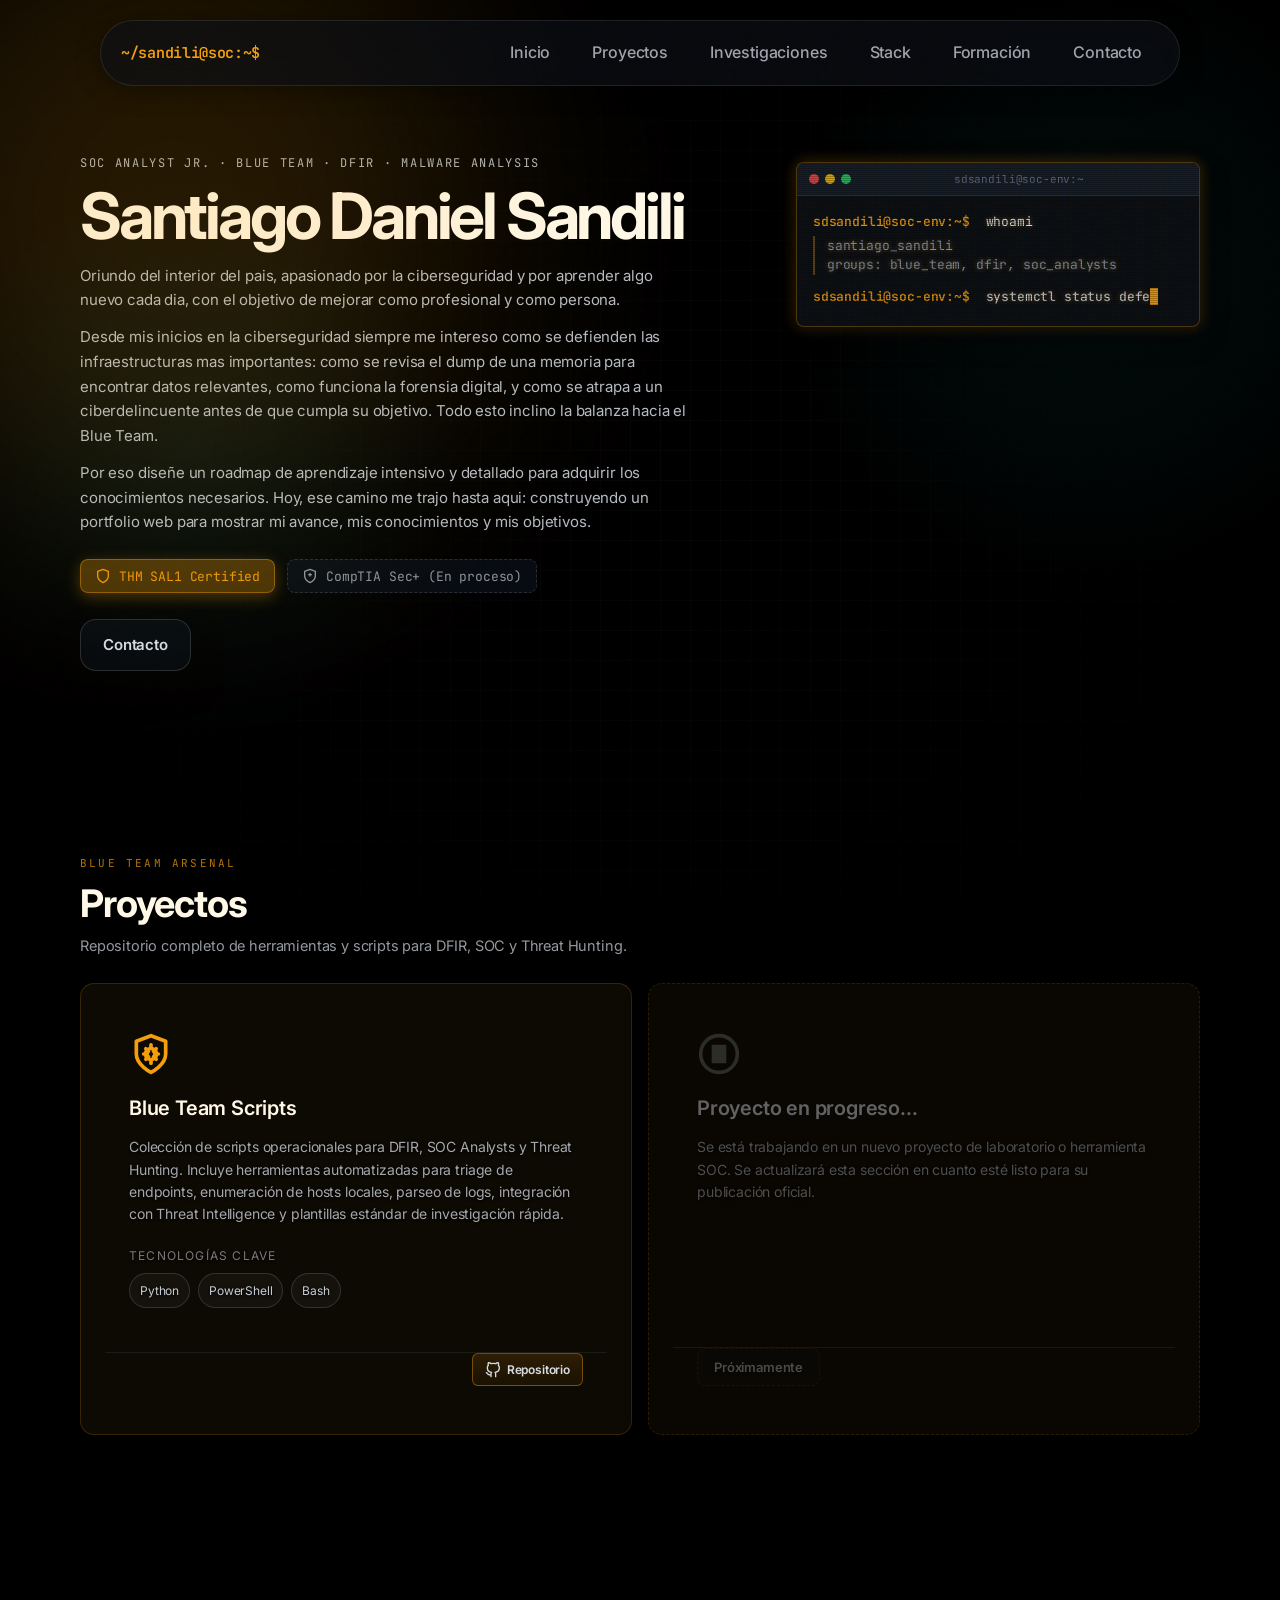
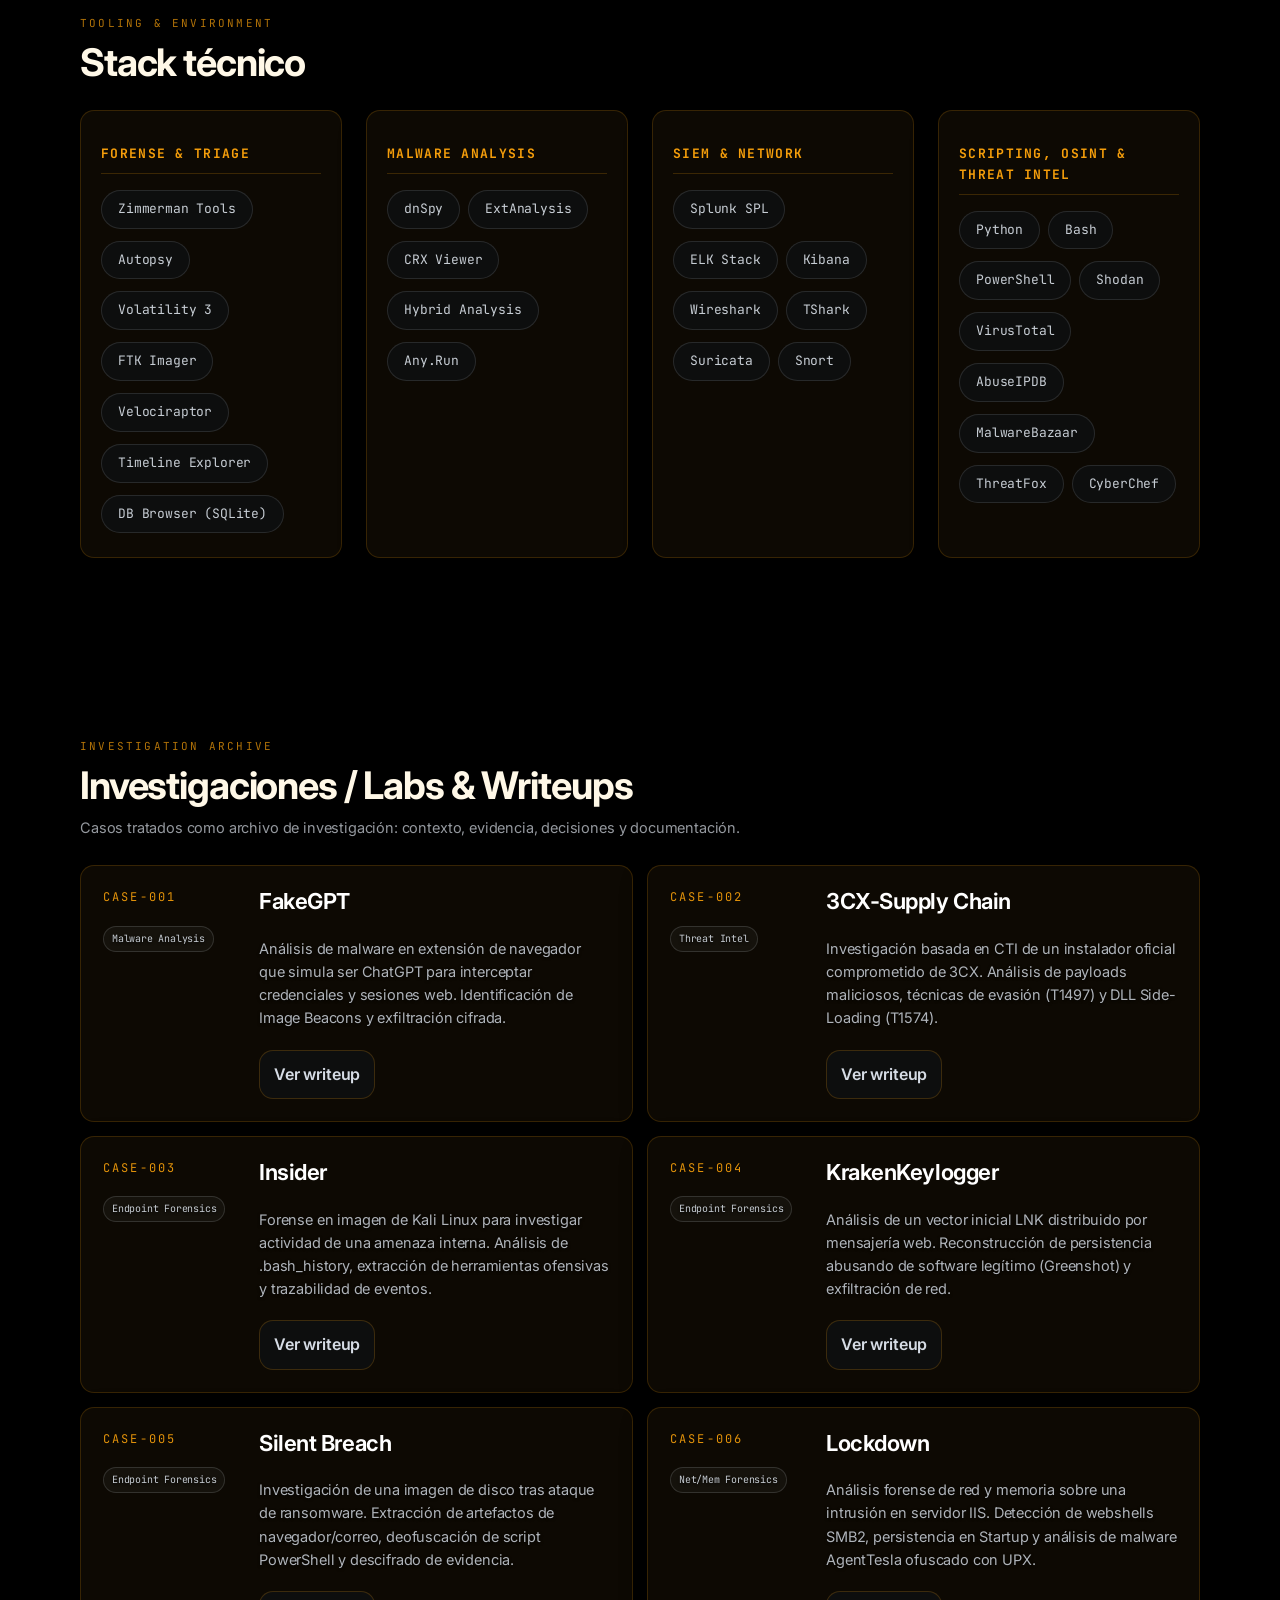
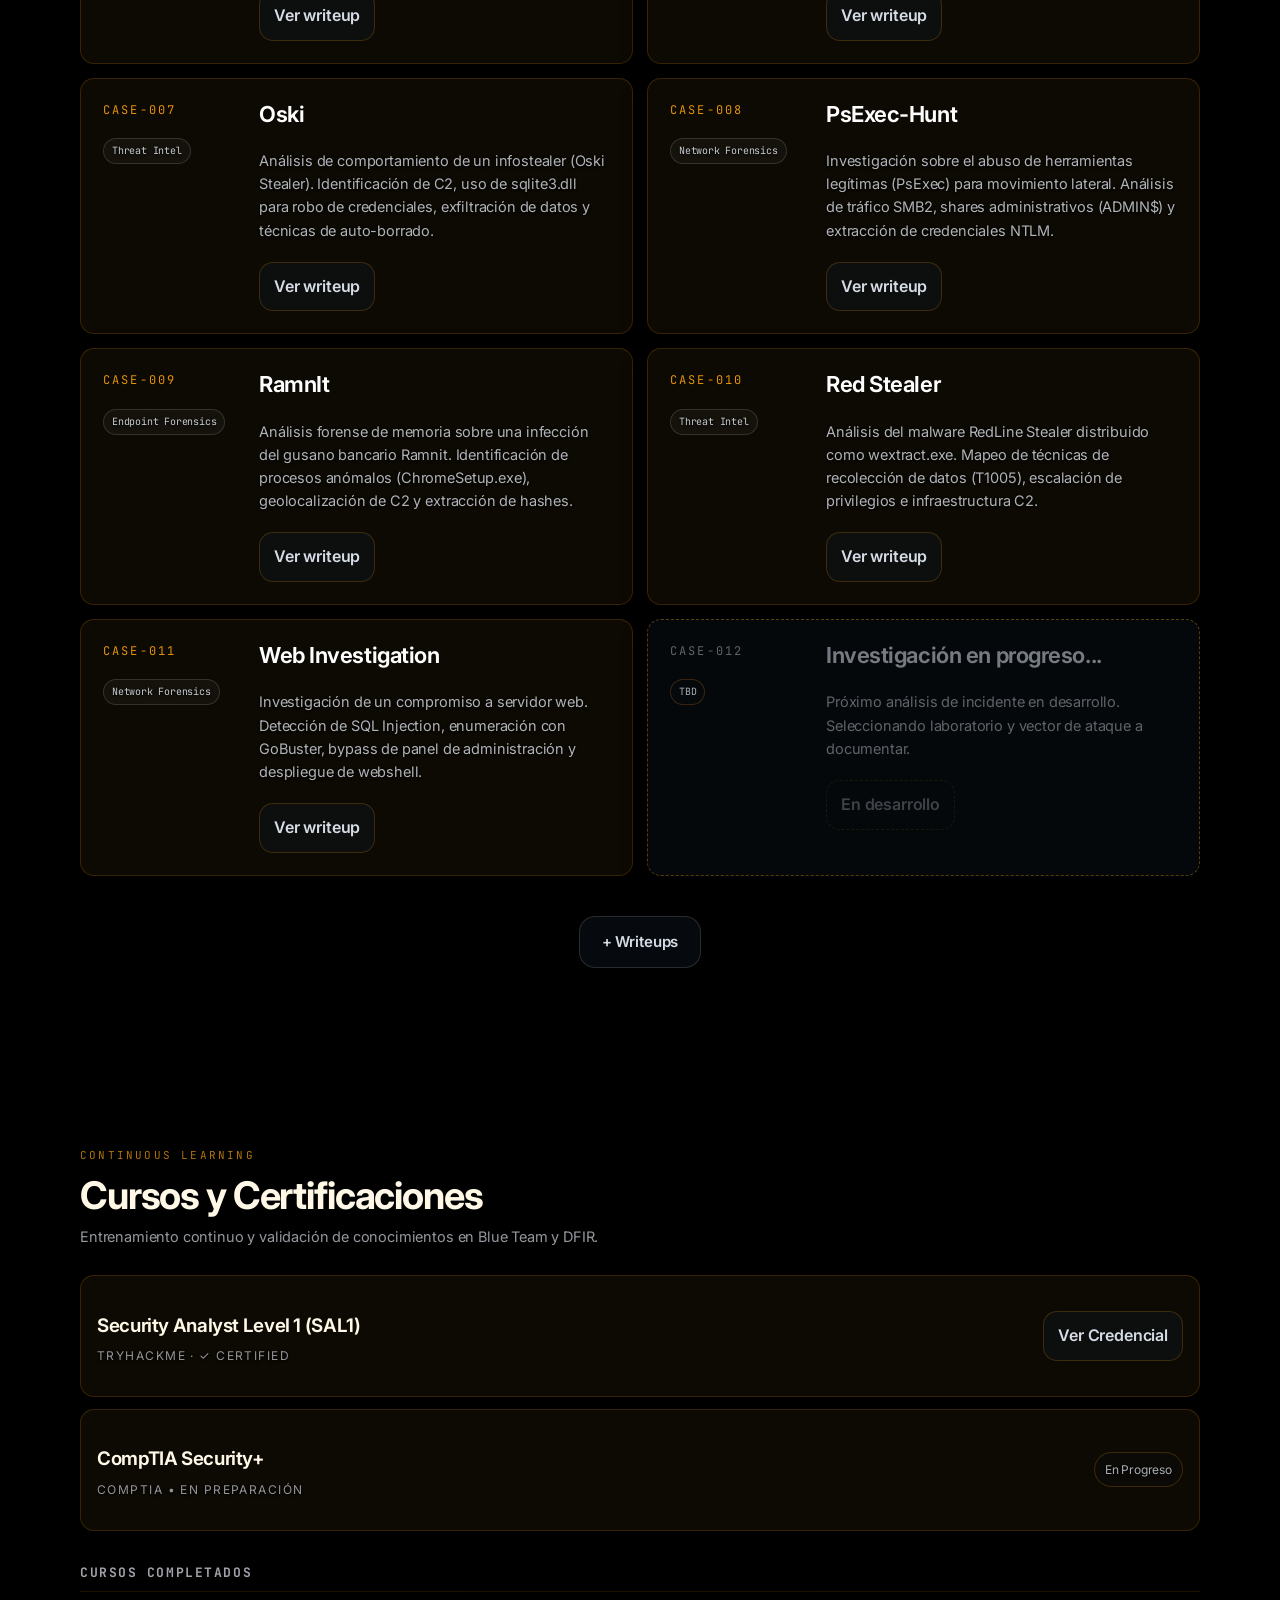
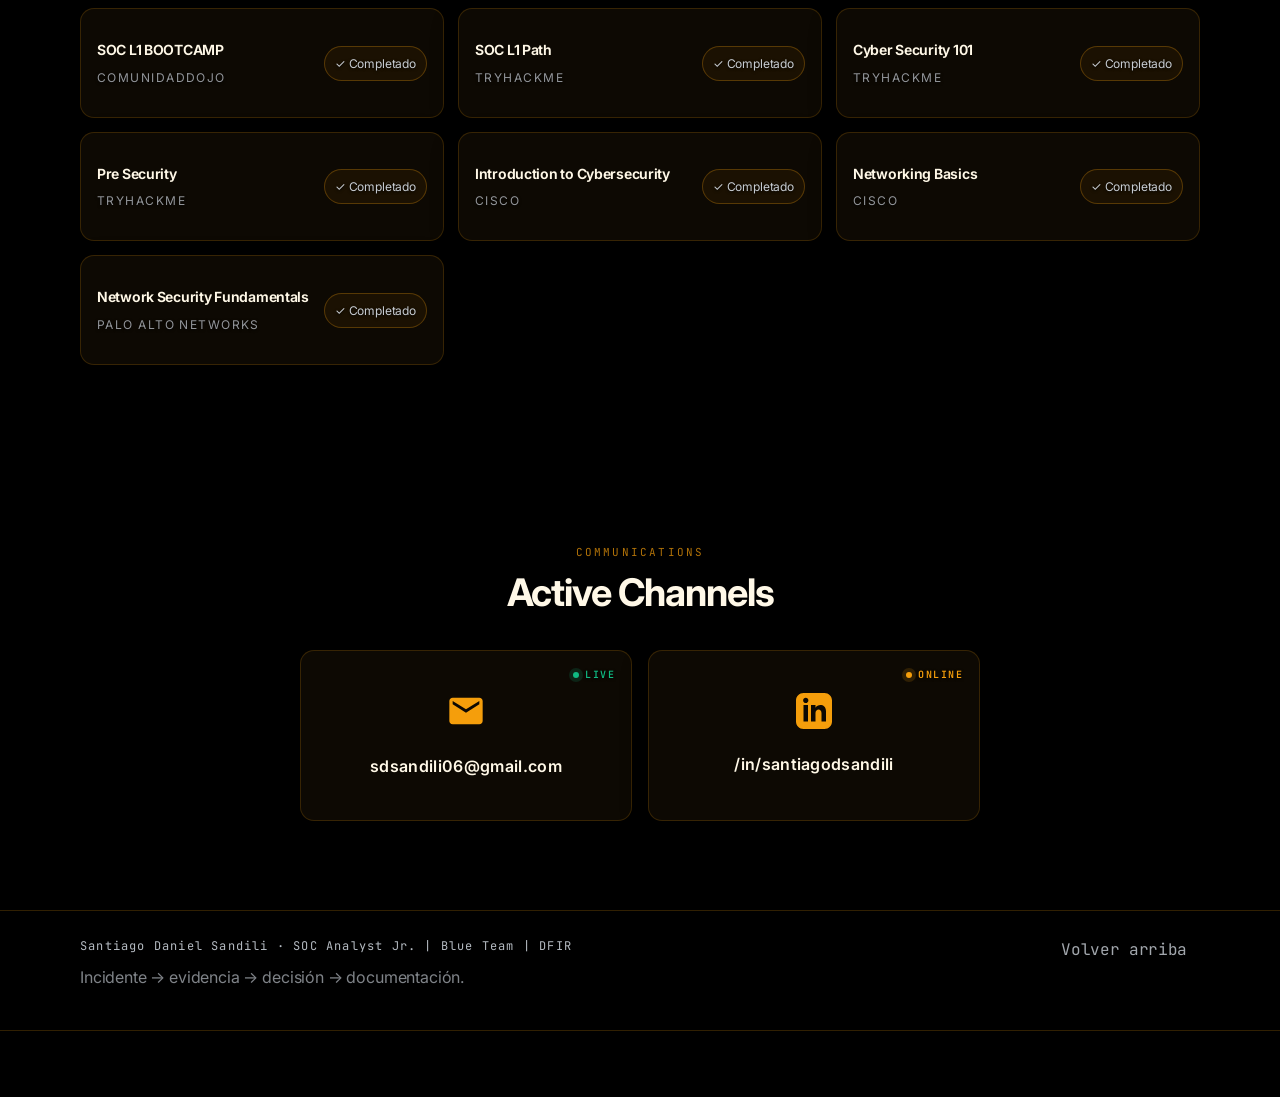
<file: index.html>
<!doctype html><html lang="es">  <head>    <meta charset="utf-8" />    <meta name="viewport" content="width=device-width, initial-scale=1" />    <meta      name="description"      content="Portfolio profesional estilo Incident Room — Santiago Daniel Sandili, SOC Analyst Jr. (Blue Team / DFIR). Investigaciones, capacidades SOC, formación y contacto."    />    <meta name="robots" content="index,follow" />    <meta property="og:title" content="Santiago Daniel Sandili — SOC Analyst Jr. | Incident Room" />    <meta property="og:description" content="Portfolio profesional de Santiago Daniel Sandili, SOC Analyst Jr. especializado en Blue Team, DFIR y análisis de malware." />    <meta property="og:url" content="https://sandi.li" />    <meta property="og:type" content="website" />    <meta name="twitter:card" content="summary_large_image" />    <meta name="twitter:title" content="Santiago Daniel Sandili — SOC Analyst Jr. | Incident Room" />    <meta name="twitter:description" content="Portfolio profesional de Santiago Daniel Sandili, SOC Analyst Jr. especializado en Blue Team, DFIR y análisis de malware." />    <meta property="og:image" content="https://sandi.li/preview.png" />    <link rel="icon" type="image/svg+xml" href="data:image/svg+xml,%3Csvg viewBox='0 0 24 24' fill='none' stroke='%23F59E0B' stroke-width='2' stroke-linecap='round' stroke-linejoin='round' xmlns='http://www.w3.org/2000/svg'%3E%3Cpath d='M12 22s8-4 8-10V5l-8-3-8 3v7c0 6 8 10 8 10z'/%3E%3Ccircle cx='12' cy='12' r='3'/%3E%3Cpath d='M12 7v2'/%3E%3Cpath d='M12 15v2'/%3E%3Cpath d='M16 12h-2'/%3E%3Cpath d='M10 12H8'/%3E%3C/svg%3E">
    <title>Santiago Daniel Sandili — SOC Analyst Jr. | Incident Room</title>    <!-- Editables: título/descripcion arriba, enlaces en el footer/contacto -->    <link rel="preconnect" href="https://fonts.googleapis.com" />    <link rel="preconnect" href="https://fonts.gstatic.com" crossorigin />    <link      href="https://fonts.googleapis.com/css2?family=Inter:wght@400;500;600;700&family=JetBrains+Mono:wght@400;500;600&display=swap"      rel="stylesheet"    />    <link rel="stylesheet" href="./styles.css" />  </head>  <body>    <a class="skip-link" href="#contenido">Saltar al contenido</a>    <header class="topbar" role="banner">      <div class="container topbar__inner">        <a class="brand" href="#hero" aria-label="Ir al inicio">          <span class="brand__name mono" style="font-size: 15px; font-weight: 600; color: #F59E0B;">~/sandili@soc:~$</span>        </a>        <nav class="nav" aria-label="Navegación principal">          <button class="nav__toggle" type="button" aria-expanded="false" aria-controls="navMenu">            <span class="nav__toggleLabel">Menú</span>            <span class="nav__toggleIcon" aria-hidden="true"></span>          </button>          <ul id="navMenu" class="nav__menu">            <li><a href="#hero">Inicio</a></li>            <li><a href="#proyectos">Proyectos</a></li>            <li><a href="#investigaciones">Investigaciones</a></li>            <li><a href="#stack">Stack</a></li>            <li><a href="#formacion">Formación</a></li>            <li><a href="#contacto">Contacto</a></li>          </ul>        </nav>      </div>    </header>    <main id="contenido"><div class="gradient-mesh" aria-hidden="true"></div>      <!-- HERO -->      <section id="hero" class="section hero"> <div class="container hero__grid">          <div class="hero__copy">            <p class="eyebrow mono">              SOC Analyst Jr. · Blue Team · DFIR · Malware Analysis            </p>            <h1 class="hero__title">              Santiago Daniel Sandili            </h1>            <div class="hero__profile">              <p>                Oriundo del interior del pais, apasionado por la ciberseguridad y por aprender algo nuevo cada dia, con el objetivo de mejorar como profesional y como persona.              </p>              <p>                Desde mis inicios en la ciberseguridad siempre me intereso como se defienden las infraestructuras mas importantes: como se revisa el dump de una memoria para encontrar datos relevantes, como funciona la forensia digital, y como se atrapa a un ciberdelincuente antes de que cumpla su objetivo. Todo esto inclino la balanza hacia el Blue Team.              </p>              <p>                Por eso diseñe un roadmap de aprendizaje intensivo y detallado para adquirir los conocimientos necesarios. Hoy, ese camino me trajo hasta aqui: construyendo un portfolio web para mostrar mi avance, mis conocimientos y mis objetivos.              </p>            </div>            <div class="hero__certs">              <a href="https://assets.tryhackme.com/certification-certificate/69bb156d56eed3cbe3a712a6.pdf" target="_blank" rel="noreferrer" class="certBadge certBadge--active">                <svg viewBox="0 0 24 24"><path d="M12 22s8-4 8-10V5l-8-3-8 3v7c0 6 8 10 8 10z" stroke="currentColor" stroke-width="2" fill="none" stroke-linecap="round" stroke-linejoin="round"/></svg>                THM SAL1 Certified              </a>              <div class="certBadge certBadge--pending">                <svg viewBox="0 0 24 24"><path d="M12 22s8-4 8-10V5l-8-3-8 3v7c0 6 8 10 8 10z" stroke="currentColor" stroke-width="2" fill="none" stroke-linecap="round" stroke-linejoin="round"/><path d="M12 8v4m-2-2h4" stroke="currentColor" stroke-width="2" fill="none" stroke-linecap="round" stroke-linejoin="round"/></svg>                CompTIA Sec+ (En proceso)              </div>            </div>            <div class="hero__cta" aria-label="Acciones principales">              <a class="btn btn--secondary btn--secondaryXL" href="#contacto">Contacto</a>            </div>          </div>          <aside class="hero__panel bash-console" aria-label="Terminal simulada">            <header class="bash-console__header">              <div class="bash-console__dots">                <span class="bash-console__dot"></span>                <span class="bash-console__dot"></span>                <span class="bash-console__dot"></span>              </div>              <span class="bash-console__title">sdsandili@soc-env:~</span>            </header>            <div class="bash-console__body">              <div class="bash-line">                <span class="bash-prompt">sdsandili@soc-env:~$</span>                <span class="bash-cmd"><span class="typing-text">whoami</span></span>              </div>              <div class="bash-output">                santiago_sandili<br>                groups: blue_team, dfir, soc_analysts              </div>                            <div class="bash-line">                <span class="bash-prompt">sdsandili@soc-env:~$</span>                <span class="bash-cmd"><span class="typing-text">systemctl status defense-ops</span></span>              </div>              <div class="bash-output">                ● defense-ops.service - Active Threat Monitoring<br>                &nbsp;&nbsp;Loaded: loaded (/etc/systemd/system/defense-ops.service)<br>                &nbsp;&nbsp;Active: active (running) since Wed 2026-04-22              </div>              <div class="bash-line">                <span class="bash-prompt">sdsandili@soc-env:~$</span>                <span class="bash-cmd"><span class="typing-text">tail -f /var/log/alerts.log</span></span>              </div>              <div class="bash-output">                [OK] No active critical alerts.<br>                [INFO] Monitoring pipeline initialized.<br>                <span class="bash-cursor"></span>              </div>            </div>          </aside>        </div>      </section>

<!-- PROYECTOS -->
<section id="proyectos" class="section" aria-labelledby="proyectosTitle">
  <div class="container">
    <header class="section__header reveal">
      <p class="section__kicker mono">Blue Team Arsenal</p>
      <h2 id="proyectosTitle" class="section__title">Proyectos</h2>
      <p class="section__subtitle">Repositorio completo de herramientas y scripts para DFIR, SOC y Threat Hunting.</p>
    </header>
    <div class="projects-grid reveal" style="display: grid; grid-template-columns: repeat(auto-fit, minmax(320px, 1fr)); gap: 16px;">
      
      <!-- Existing Project Enhanced -->
      <div class="project-card card card--glass" style="display: flex; flex-direction: column; height: 100%;">
        <div class="project-header" style="flex: 1; padding: 24px;">
          <div class="project-icon" style="margin-bottom: 16px; color: #F59E0B;">
            <svg viewBox="0 0 24 24" width="32" height="32" stroke="currentColor" stroke-width="2" fill="none" stroke-linecap="round" stroke-linejoin="round">
  <path d="M12 22s8-4 8-10V5l-8-3-8 3v7c0 6 8 10 8 10z"></path>
  <circle cx="12" cy="12" r="3"></circle>
  <path d="M12 7v2"></path>
  <path d="M12 15v2"></path>
  <path d="M16 12h-2"></path>
  <path d="M10 12H8"></path>
  <path d="M14.83 9.17l-1.42 1.42"></path>
  <path d="M10.59 13.41l-1.42 1.42"></path>
  <path d="M14.83 14.83l-1.42-1.42"></path>
  <path d="M10.59 10.59l-1.42-1.42"></path>
</svg>
          </div>
          <h3 class="project-title" style="font-size: 20px; margin-bottom: 12px; font-weight: 600;">Blue Team Scripts</h3>
          <p class="project-description" style="font-size: 14px; color: rgba(231,238,247,0.7); margin-bottom: 20px; line-height: 1.6;">Colección de scripts operacionales para DFIR, SOC Analysts y Threat Hunting. Incluye herramientas automatizadas para triage de endpoints, enumeración de hosts locales, parseo de logs, integración con Threat Intelligence y plantillas estándar de investigación rápida.</p>
          
          <div style="margin-bottom: 20px;">
            <p style="font-size: 12px; text-transform: uppercase; letter-spacing: 0.1em; color: rgba(231,238,247,0.5); margin-bottom: 8px;">Tecnologías clave</p>
            <div class="project-tags" style="display: flex; gap: 8px; flex-wrap: wrap;">
              <span class="badge badge--info">Python</span>
              <span class="badge badge--info">PowerShell</span>
              <span class="badge badge--info">Bash</span>
            </div>
          </div>
        </div>
        <div class="project-actions" style="padding: 0 24px 24px; display: flex; justify-content: flex-end;">
          <a href="https://github.com/dsandili06/blueteam-scripts" class="btn btn--primary" style="font-size: 12px; padding: 6px 12px; border-radius: 6px; width: max-content; display: flex; align-items: center; gap: 6px;" target="_blank" rel="noopener">
            <svg viewBox="0 0 24 24" width="14" height="14" stroke="currentColor" stroke-width="2" fill="none" stroke-linecap="round" stroke-linejoin="round"><path d="M9 19c-5 1.5-5-2.5-7-3m14 6v-3.87a3.37 3.37 0 0 0-.94-2.61c3.14-.35 6.44-1.54 6.44-7A5.44 5.44 0 0 0 20 4.77 5.07 5.07 0 0 0 19.91 1S18.73.65 16 2.48a13.38 13.38 0 0 0-7 0C6.27.65 5.09 1 5.09 1A5.07 5.07 0 0 0 5 4.77a5.44 5.44 0 0 0-1.5 3.78c0 5.42 3.3 6.61 6.44 7a3.37 3.37 0 0 0-.94 2.58V22"></path></svg>
            Repositorio
          </a>
        </div>
      </div>

      <!-- Placeholder Project -->
      <div class="project-card card card--glass" style="display: flex; flex-direction: column; height: 100%; border-style: dashed; opacity: 0.8;">
        <div class="project-header" style="flex: 1; padding: 24px;">
          <div class="project-icon" style="margin-bottom: 16px; opacity: 0.5;">
            <svg viewBox="0 0 24 24" width="32" height="32"><path d="M12 2C6.48 2 2 6.48 2 12s4.48 10 10 10 10-4.48 10-10S17.52 2 12 2zm-1 14H9V8h2v8zm4 0h-2V8h2v8z" stroke="rgba(231,238,247,0.4)" stroke-width="2" fill="none"/></svg>
          </div>
          <h3 class="project-title" style="font-size: 20px; margin-bottom: 12px; font-weight: 600; color: rgba(231,238,247,0.5);">Proyecto en progreso...</h3>
          <p class="project-description" style="font-size: 14px; color: rgba(231,238,247,0.4); margin-bottom: 20px; line-height: 1.6;">Se está trabajando en un nuevo proyecto de laboratorio o herramienta SOC. Se actualizará esta sección en cuanto esté listo para su publicación oficial.</p>
        </div>
        <div class="project-actions" style="padding: 0 24px 24px;">
          <span class="btn" style="font-size: 13px; padding: 8px 16px; border-radius: 8px; opacity: 0.4; cursor: not-allowed; border-style: dashed; width: max-content;">
            Próximamente
          </span>
        </div>
      </div>

    </div>
  </div>
</section>
<!-- STACK TECNICO -->
<section id="stack" class="section" aria-labelledby="stackTitle">
  <div class="container">
    <header class="section__header reveal">
      <p class="section__kicker mono">Tooling & Environment</p>
      <h2 id="stackTitle" class="section__title">Stack técnico</h2>
    </header>
    
    <div class="stack-categories reveal" style="display: grid; grid-template-columns: repeat(auto-fit, minmax(240px, 1fr)); gap: 24px;">
      
      <!-- Category 1 -->
      <div class="stack-category card card--glass" style="padding: 20px; transition: transform 0.3s ease;">
        <h3 class="mono" style="font-size: 13px; color: #F59E0B; margin-bottom: 16px; letter-spacing: 0.1em; text-transform: uppercase; border-bottom: 1px solid rgba(245, 158, 11, 0.2); padding-bottom: 8px;">Forense & Triage</h3>
        <div class="stackGrid" style="display: flex; flex-wrap: wrap; gap: 8px;">
          <div class="stackItem">Zimmerman Tools</div>
          <div class="stackItem">Autopsy</div>
          <div class="stackItem">Volatility 3</div>
          <div class="stackItem">FTK Imager</div>
          <div class="stackItem">Velociraptor</div>
          <div class="stackItem">Timeline Explorer</div>
          <div class="stackItem">DB Browser (SQLite)</div>
        </div>
      </div>

      <!-- Category 2 -->
      <div class="stack-category card card--glass" style="padding: 20px; transition: transform 0.3s ease;">
        <h3 class="mono" style="font-size: 13px; color: #F59E0B; margin-bottom: 16px; letter-spacing: 0.1em; text-transform: uppercase; border-bottom: 1px solid rgba(245, 158, 11, 0.2); padding-bottom: 8px;">Malware Analysis</h3>
        <div class="stackGrid" style="display: flex; flex-wrap: wrap; gap: 8px;">
          <div class="stackItem">dnSpy</div>
          <div class="stackItem">ExtAnalysis</div>
          <div class="stackItem">CRX Viewer</div>
          <div class="stackItem">Hybrid Analysis</div>
          <div class="stackItem">Any.Run</div>
        </div>
      </div>

      <!-- Category 3 -->
      <div class="stack-category card card--glass" style="padding: 20px; transition: transform 0.3s ease;">
        <h3 class="mono" style="font-size: 13px; color: #F59E0B; margin-bottom: 16px; letter-spacing: 0.1em; text-transform: uppercase; border-bottom: 1px solid rgba(245, 158, 11, 0.2); padding-bottom: 8px;">SIEM & Network</h3>
        <div class="stackGrid" style="display: flex; flex-wrap: wrap; gap: 8px;">
          <div class="stackItem">Splunk SPL</div>
          <div class="stackItem">ELK Stack</div>
          <div class="stackItem">Kibana</div>
          <div class="stackItem">Wireshark</div>
          <div class="stackItem">TShark</div>
          <div class="stackItem">Suricata</div>
          <div class="stackItem">Snort</div>
        </div>
      </div>

      <!-- Category 4 -->
      <div class="stack-category card card--glass" style="padding: 20px; transition: transform 0.3s ease;">
        <h3 class="mono" style="font-size: 13px; color: #F59E0B; margin-bottom: 16px; letter-spacing: 0.1em; text-transform: uppercase; border-bottom: 1px solid rgba(245, 158, 11, 0.2); padding-bottom: 8px;">Scripting, OSINT & Threat Intel</h3>
        <div class="stackGrid" style="display: flex; flex-wrap: wrap; gap: 8px;">
          <div class="stackItem">Python</div>
          <div class="stackItem">Bash</div>
          <div class="stackItem">PowerShell</div>
          <div class="stackItem">Shodan</div>
          <div class="stackItem">VirusTotal</div>
          <div class="stackItem">AbuseIPDB</div>
          <div class="stackItem">MalwareBazaar</div>
          <div class="stackItem">ThreatFox</div>
          <div class="stackItem">CyberChef</div>
        </div>
      </div>

    </div>
  </div>
</section>

<section id="investigaciones" class="section" aria-labelledby="investigacionesTitle"><div class="container"><header class="section__header"><p class="section__kicker mono">Investigation Archive</p><h2 id="investigacionesTitle" class="section__title">Investigaciones / Labs &amp; Writeups</h2><p class="section__subtitle">              Casos tratados como archivo de investigación: contexto, evidencia, decisiones y documentación.            </p></header><div class="cases"><article class="case card card--glass reveal" aria-labelledby="case001Title"><div class="caseFile"><div class="caseFile__rail" aria-hidden="true"><div class="caseId mono">CASE-001</div><div class="caseRail__meta">                    <span class="badge badge--info mono">Malware Analysis</span>                  </div></div><div class="caseFile__body"><header class="caseFile__top">                    <div><h3 id="case001Title" class="case__title">FakeGPT</h3>                    </div>                  </header><p class="case__desc">                    Análisis de malware en extensión de navegador que simula ser ChatGPT para interceptar credenciales y sesiones web. Identificación de Image Beacons y exfiltración cifrada.                  </p><div class="case__actions">                    <a class="btn btn--secondary" href="https://github.com/dsandili06/SOC-Practitioner-Labs/tree/main/Writeups/CyberDefenders/FakeGPT.md" target="_blank" rel="noreferrer">                      Ver writeup                    </a>                  </div></div>              </div></article><article class="case card card--glass reveal" aria-labelledby="case002Title"><div class="caseFile"><div class="caseFile__rail" aria-hidden="true"><div class="caseId mono">CASE-002</div><div class="caseRail__meta">                    <span class="badge badge--info mono">Threat Intel</span>                  </div></div><div class="caseFile__body"><header class="caseFile__top">                    <div><h3 id="case002Title" class="case__title">3CX-Supply Chain</h3>                    </div>                  </header><p class="case__desc">                    Investigación basada en CTI de un instalador oficial comprometido de 3CX. Análisis de payloads maliciosos, técnicas de evasión (T1497) y DLL Side-Loading (T1574).                  </p><div class="case__actions">                    <a class="btn btn--secondary" href="https://github.com/dsandili06/SOC-Practitioner-Labs/tree/main/Writeups/CyberDefenders/3CX-Supply%20Chain.md" target="_blank" rel="noreferrer">                      Ver writeup                    </a>                  </div></div>              </div></article><article class="case card card--glass reveal" aria-labelledby="case003Title"><div class="caseFile"><div class="caseFile__rail" aria-hidden="true"><div class="caseId mono">CASE-003</div><div class="caseRail__meta">                    <span class="badge badge--info mono">Endpoint Forensics</span>                  </div></div><div class="caseFile__body"><header class="caseFile__top">                    <div><h3 id="case003Title" class="case__title">Insider</h3>                    </div>                  </header><p class="case__desc">                    Forense en imagen de Kali Linux para investigar actividad de una amenaza interna. Análisis de .bash_history, extracción de herramientas ofensivas y trazabilidad de eventos.                  </p><div class="case__actions">                    <a class="btn btn--secondary" href="https://github.com/dsandili06/SOC-Practitioner-Labs/tree/main/Writeups/CyberDefenders/Insider.md" target="_blank" rel="noreferrer">                      Ver writeup                    </a>                  </div></div>              </div></article><article class="case card card--glass reveal" aria-labelledby="case004Title"><div class="caseFile"><div class="caseFile__rail" aria-hidden="true"><div class="caseId mono">CASE-004</div><div class="caseRail__meta">                    <span class="badge badge--info mono">Endpoint Forensics</span>                  </div></div><div class="caseFile__body"><header class="caseFile__top">                    <div><h3 id="case004Title" class="case__title">KrakenKeylogger</h3>                    </div>                  </header><p class="case__desc">                    Análisis de un vector inicial LNK distribuido por mensajería web. Reconstrucción de persistencia abusando de software legítimo (Greenshot) y exfiltración de red.                  </p><div class="case__actions">                    <a class="btn btn--secondary" href="https://github.com/dsandili06/SOC-Practitioner-Labs/tree/main/Writeups/CyberDefenders/KrakenKeylogger.md" target="_blank" rel="noreferrer">                      Ver writeup                    </a>                  </div></div>              </div></article><article class="case card card--glass reveal" aria-labelledby="case005Title"><div class="caseFile"><div class="caseFile__rail" aria-hidden="true"><div class="caseId mono">CASE-005</div><div class="caseRail__meta">                    <span class="badge badge--info mono">Endpoint Forensics</span>                  </div></div><div class="caseFile__body"><header class="caseFile__top">                    <div><h3 id="case005Title" class="case__title">Silent Breach</h3>                    </div>                  </header><p class="case__desc">                    Investigación de una imagen de disco tras ataque de ransomware. Extracción de artefactos de navegador/correo, deofuscación de script PowerShell y descifrado de evidencia.                  </p><div class="case__actions">                    <a class="btn btn--secondary" href="https://github.com/dsandili06/SOC-Practitioner-Labs/tree/main/Writeups/CyberDefenders/Silent%20Breach.md" target="_blank" rel="noreferrer">                      Ver writeup                    </a>                  </div></div>              </div></article><article class="case card card--glass reveal" aria-labelledby="case006Title"><div class="caseFile"><div class="caseFile__rail" aria-hidden="true"><div class="caseId mono">CASE-006</div><div class="caseRail__meta">                    <span class="badge badge--info mono">Net/Mem Forensics</span>                  </div></div><div class="caseFile__body"><header class="caseFile__top">                    <div><h3 id="case006Title" class="case__title">Lockdown</h3>                    </div>                  </header><p class="case__desc">                    Análisis forense de red y memoria sobre una intrusión en servidor IIS. Detección de webshells SMB2, persistencia en Startup y análisis de malware AgentTesla ofuscado con UPX.                  </p><div class="case__actions">                    <a class="btn btn--secondary" href="https://github.com/dsandili06/SOC-Practitioner-Labs/blob/main/Writeups/CyberDefenders/Lockdown.md" target="_blank" rel="noreferrer">                      Ver writeup                    </a>                  </div></div>              </div></article><article class="case card card--glass reveal" aria-labelledby="case007Title"><div class="caseFile"><div class="caseFile__rail" aria-hidden="true"><div class="caseId mono">CASE-007</div><div class="caseRail__meta">                    <span class="badge badge--info mono">Threat Intel</span>                  </div></div><div class="caseFile__body"><header class="caseFile__top">                    <div><h3 id="case007Title" class="case__title">Oski</h3>                    </div>                  </header><p class="case__desc">                    Análisis de comportamiento de un infostealer (Oski Stealer). Identificación de C2, uso de sqlite3.dll para robo de credenciales, exfiltración de datos y técnicas de auto-borrado.                  </p><div class="case__actions">                    <a class="btn btn--secondary" href="https://github.com/dsandili06/SOC-Practitioner-Labs/blob/main/Writeups/CyberDefenders/Oski.md" target="_blank" rel="noreferrer">                      Ver writeup                    </a>                  </div></div>              </div></article><article class="case card card--glass reveal" aria-labelledby="case008Title"><div class="caseFile"><div class="caseFile__rail" aria-hidden="true"><div class="caseId mono">CASE-008</div><div class="caseRail__meta">                    <span class="badge badge--info mono">Network Forensics</span>                  </div></div><div class="caseFile__body"><header class="caseFile__top">                    <div><h3 id="case008Title" class="case__title">PsExec-Hunt</h3>                    </div>                  </header><p class="case__desc">                    Investigación sobre el abuso de herramientas legítimas (PsExec) para movimiento lateral. Análisis de tráfico SMB2, shares administrativos (ADMIN$) y extracción de credenciales NTLM.                  </p><div class="case__actions">                    <a class="btn btn--secondary" href="https://github.com/dsandili06/SOC-Practitioner-Labs/blob/main/Writeups/CyberDefenders/PsExec-Hunt.md" target="_blank" rel="noreferrer">                      Ver writeup                    </a>                  </div></div>              </div></article><article class="case card card--glass reveal" aria-labelledby="case009Title"><div class="caseFile"><div class="caseFile__rail" aria-hidden="true"><div class="caseId mono">CASE-009</div><div class="caseRail__meta">                    <span class="badge badge--info mono">Endpoint Forensics</span>                  </div></div><div class="caseFile__body"><header class="caseFile__top">                    <div><h3 id="case009Title" class="case__title">RamnIt</h3>                    </div>                  </header><p class="case__desc">                    Análisis forense de memoria sobre una infección del gusano bancario Ramnit. Identificación de procesos anómalos (ChromeSetup.exe), geolocalización de C2 y extracción de hashes.                  </p><div class="case__actions">                    <a class="btn btn--secondary" href="https://github.com/dsandili06/SOC-Practitioner-Labs/blob/main/Writeups/CyberDefenders/RamnIt.md" target="_blank" rel="noreferrer">                      Ver writeup                    </a>                  </div></div>              </div></article><article class="case card card--glass reveal" aria-labelledby="case010Title"><div class="caseFile"><div class="caseFile__rail" aria-hidden="true"><div class="caseId mono">CASE-010</div><div class="caseRail__meta">                    <span class="badge badge--info mono">Threat Intel</span>                  </div></div><div class="caseFile__body"><header class="caseFile__top">                    <div><h3 id="case010Title" class="case__title">Red Stealer</h3>                    </div>                  </header><p class="case__desc">                    Análisis del malware RedLine Stealer distribuido como wextract.exe. Mapeo de técnicas de recolección de datos (T1005), escalación de privilegios e infraestructura C2.                  </p><div class="case__actions">                    <a class="btn btn--secondary" href="https://github.com/dsandili06/SOC-Practitioner-Labs/blob/main/Writeups/CyberDefenders/Red%20Stealer.md" target="_blank" rel="noreferrer">                      Ver writeup                    </a>                  </div></div>              </div></article><article class="case card card--glass reveal" aria-labelledby="case011Title"><div class="caseFile"><div class="caseFile__rail" aria-hidden="true"><div class="caseId mono">CASE-011</div><div class="caseRail__meta">                    <span class="badge badge--info mono">Network Forensics</span>                  </div></div><div class="caseFile__body"><header class="caseFile__top">                    <div><h3 id="case011Title" class="case__title">Web Investigation</h3>                    </div>                  </header><p class="case__desc">                    Investigación de un compromiso a servidor web. Detección de SQL Injection, enumeración con GoBuster, bypass de panel de administración y despliegue de webshell.                  </p><div class="case__actions">                    <a class="btn btn--secondary" href="https://github.com/dsandili06/SOC-Practitioner-Labs/blob/main/Writeups/CyberDefenders/Web%20Investigation.md" target="_blank" rel="noreferrer">                      Ver writeup                    </a>                  </div></div>              </div></article><article class="case case--future card reveal" aria-labelledby="case012Title"><div class="caseFile"><div class="caseFile__rail" aria-hidden="true"><div class="caseId mono" style="color: rgba(231,238,247,0.4);">CASE-012</div><div class="caseRail__meta">                    <span class="badge badge--muted mono">TBD</span>                  </div></div><div class="caseFile__body"><header class="caseFile__top">                    <div><h3 id="case012Title" class="case__title" style="color: rgba(231,238,247,0.5);">Investigación en progreso...</h3>                    </div>                  </header>                  <p class="case__desc" style="color: rgba(231,238,247,0.4);">                    Próximo análisis de incidente en desarrollo. Seleccionando laboratorio y vector de ataque a documentar.                  </p><div class="case__actions">                    <span class="btn btn--secondary" style="opacity: 0.5; pointer-events: none; border-style: dashed; background: transparent; color: rgba(231,238,247,0.5);">                      En desarrollo                    </span>                  </div></div>              </div></article></div><div style="text-align: center; margin-top: 40px;" class="reveal">            <a class="btn btn--secondary btn--secondaryXL" href="https://github.com/santis6/SOC-Practitioner-Labs/tree/main" target="_blank" rel="noreferrer">              + Writeups            </a></div></div></section>

<!-- FORMACION -->
<section id="formacion" class="section" aria-labelledby="formacionTitle">
  <div class="container">
    <header class="section__header reveal">
      <p class="section__kicker mono">Continuous Learning</p>
      <h2 id="formacionTitle" class="section__title">Cursos y Certificaciones</h2>
      <p class="section__subtitle">Entrenamiento continuo y validación de conocimientos en Blue Team y DFIR.</p>
    </header>
    
    <div class="training reveal">
      <article class="training__item card card--glass training__item--featured">
        <div>
          <h3 class="training__title">Security Analyst Level 1 (SAL1)</h3>
          <p class="training__meta">TryHackMe · <span class="badge--certified">✓ Certified</span></p>
        </div>
        <a class="btn btn--secondary" href="https://assets.tryhackme.com/certification-certificate/69bb156d56eed3cbe3a712a6.pdf" target="_blank" rel="noreferrer">Ver Credencial</a>
      </article>
      
      <article class="training__item card card--glass">
        <div>
          <h3 class="training__title">CompTIA Security+</h3>
          <p class="training__meta">CompTIA • En Preparación</p>
        </div>
        <span class="badge badge--muted">En Progreso</span>
      </article>
    </div>

    <h3 class="mono reveal" style="font-size: 13px; color: var(--muted); letter-spacing: 0.12em; text-transform: uppercase; margin-top: 32px; margin-bottom: 16px; padding-bottom: 8px; border-bottom: 1px solid rgba(245, 158, 11, 0.12);">Cursos completados</h3>

    <!-- Courses Grid -->
    <div class="courses-grid reveal" style="display: grid; grid-template-columns: repeat(auto-fit, minmax(300px, 1fr)); gap: 14px; margin-top: 14px;">
      
      <article class="training__item card card--glass">
        <div>
          <h3 class="training__title" style="font-size: 14px;">SOC L1 BOOTCAMP</h3>
          <p class="training__meta">ComunidadDOJO</p>
        </div>
        <span class="badge badge--ok">✓ Completado</span>
      </article>

      <article class="training__item card card--glass">
        <div>
          <h3 class="training__title" style="font-size: 14px;">SOC L1 Path</h3>
          <p class="training__meta">TryHackMe</p>
        </div>
        <span class="badge badge--ok">✓ Completado</span>
      </article>

      <article class="training__item card card--glass">
        <div>
          <h3 class="training__title" style="font-size: 14px;">Cyber Security 101</h3>
          <p class="training__meta">TryHackMe</p>
        </div>
        <span class="badge badge--ok">✓ Completado</span>
      </article>

      <article class="training__item card card--glass">
        <div>
          <h3 class="training__title" style="font-size: 14px;">Pre Security</h3>
          <p class="training__meta">TryHackMe</p>
        </div>
        <span class="badge badge--ok">✓ Completado</span>
      </article>

      <article class="training__item card card--glass">
        <div>
          <h3 class="training__title" style="font-size: 14px;">Introduction to Cybersecurity</h3>
          <p class="training__meta">Cisco</p>
        </div>
        <span class="badge badge--ok">✓ Completado</span>
      </article>

      <article class="training__item card card--glass">
        <div>
          <h3 class="training__title" style="font-size: 14px;">Networking Basics</h3>
          <p class="training__meta">Cisco</p>
        </div>
        <span class="badge badge--ok">✓ Completado</span>
      </article>

      <article class="training__item card card--glass">
        <div>
          <h3 class="training__title" style="font-size: 14px;">Network Security Fundamentals</h3>
          <p class="training__meta">Palo Alto Networks</p>
        </div>
        <span class="badge badge--ok">✓ Completado</span>
      </article>

    </div>
  </div>
</section>

<section id="contacto" class="section" aria-labelledby="contactoTitle">
  <div class="container">
    <header class="section__header reveal" style="text-align: center; margin: 0 auto 36px auto;">
      <p class="section__kicker mono">Communications</p>
      <h2 id="contactoTitle" class="section__title">Active Channels</h2>
    </header>
    
    <div class="contact-grid reveal" style="display: grid; grid-template-columns: repeat(auto-fit, minmax(280px, 1fr)); gap: 16px; max-width: 680px; margin: 0 auto;">
      
      <!-- Email Channel -->
      <a href="mailto:sdsandili06@gmail.com" class="card card--glass channel-card" style="display: flex; flex-direction: column; align-items: center; justify-content: center; padding: 40px 20px; text-align: center; text-decoration: none; position: relative;">
        <div style="position: absolute; top: 16px; right: 16px; display: flex; align-items: center; gap: 6px;">
          <span class="statusDot" style="background: #10B981; box-shadow: 0 0 0 4px rgba(16, 185, 129, 0.15); animation: pulse-ok 2s infinite;"></span>
          <span style="font-size: 10px; letter-spacing: 0.15em; font-family: var(--mono); color: #10B981; font-weight: 600;">LIVE</span>
        </div>
        <div style="color: #F59E0B; margin-bottom: 16px;">
          <svg viewBox="0 0 24 24" width="40" height="40" fill="currentColor">
            <path d="M20 4H4c-1.1 0-1.99.9-1.99 2L2 18c0 1.1.9 2 2 2h16c1.1 0 2-.9 2-2V6c0-1.1-.9-2-2-2zm0 4l-8 5-8-5V6l8 5 8-5v2z"/>
          </svg>
        </div>
        <div style="font-size: 16px; font-weight: 600; color: var(--text); letter-spacing: 0.02em;">sdsandili06@gmail.com</div>
      </a>

      <!-- LinkedIn Channel -->
      <a href="https://www.linkedin.com/in/santiagodsandili/" target="_blank" rel="noreferrer" class="card card--glass channel-card" style="display: flex; flex-direction: column; align-items: center; justify-content: center; padding: 40px 20px; text-align: center; text-decoration: none; position: relative;">
        <div style="position: absolute; top: 16px; right: 16px; display: flex; align-items: center; gap: 6px;">
          <span class="statusDot" style="background: #F59E0B; box-shadow: 0 0 0 4px rgba(245, 158, 11, 0.15);"></span>
          <span style="font-size: 10px; letter-spacing: 0.15em; font-family: var(--mono); color: #F59E0B; font-weight: 600;">ONLINE</span>
        </div>
        <div style="color: #F59E0B; margin-bottom: 16px;">
          <svg viewBox="0 0 24 24" width="36" height="36" fill="currentColor">
            <path d="M19 0h-14c-2.761 0-5 2.239-5 5v14c0 2.761 2.239 5 5 5h14c2.762 0 5-2.239 5-5v-14c0-2.761-2.238-5-5-5zm-11 19h-3v-11h3v11zm-1.5-12.268c-.966 0-1.75-.79-1.75-1.764s.784-1.764 1.75-1.764 1.75.79 1.75 1.764-.783 1.764-1.75 1.764zm13.5 12.268h-3v-5.604c0-3.368-4-3.113-4 0v5.604h-3v-11h3v1.765c1.396-2.586 7-2.777 7 2.476v6.759z"/>
          </svg>
        </div>
        <div style="font-size: 16px; font-weight: 600; color: var(--text); letter-spacing: 0.02em;">/in/santiagodsandili</div>
      </a>

    </div>
  </div>
</section>
    </main><footer class="footer" role="contentinfo"><div class="container footer__inner"><div class="footer__left"><div class="mono footer__tag">Santiago Daniel Sandili · SOC Analyst Jr. | Blue Team | DFIR</div><div class="footer__muted">Incidente → evidencia → decisión → documentación.</div></div><div class="footer__right mono">          <a href="#hero">Volver arriba</a></div></div></footer><script src="./main.js" defer></script>  <footer class="footer" role="contentinfo">  <div class="container footer__inner">  </div></footer><div class="scroll-progress" id="scrollProgress"></div></body></html>
</file>
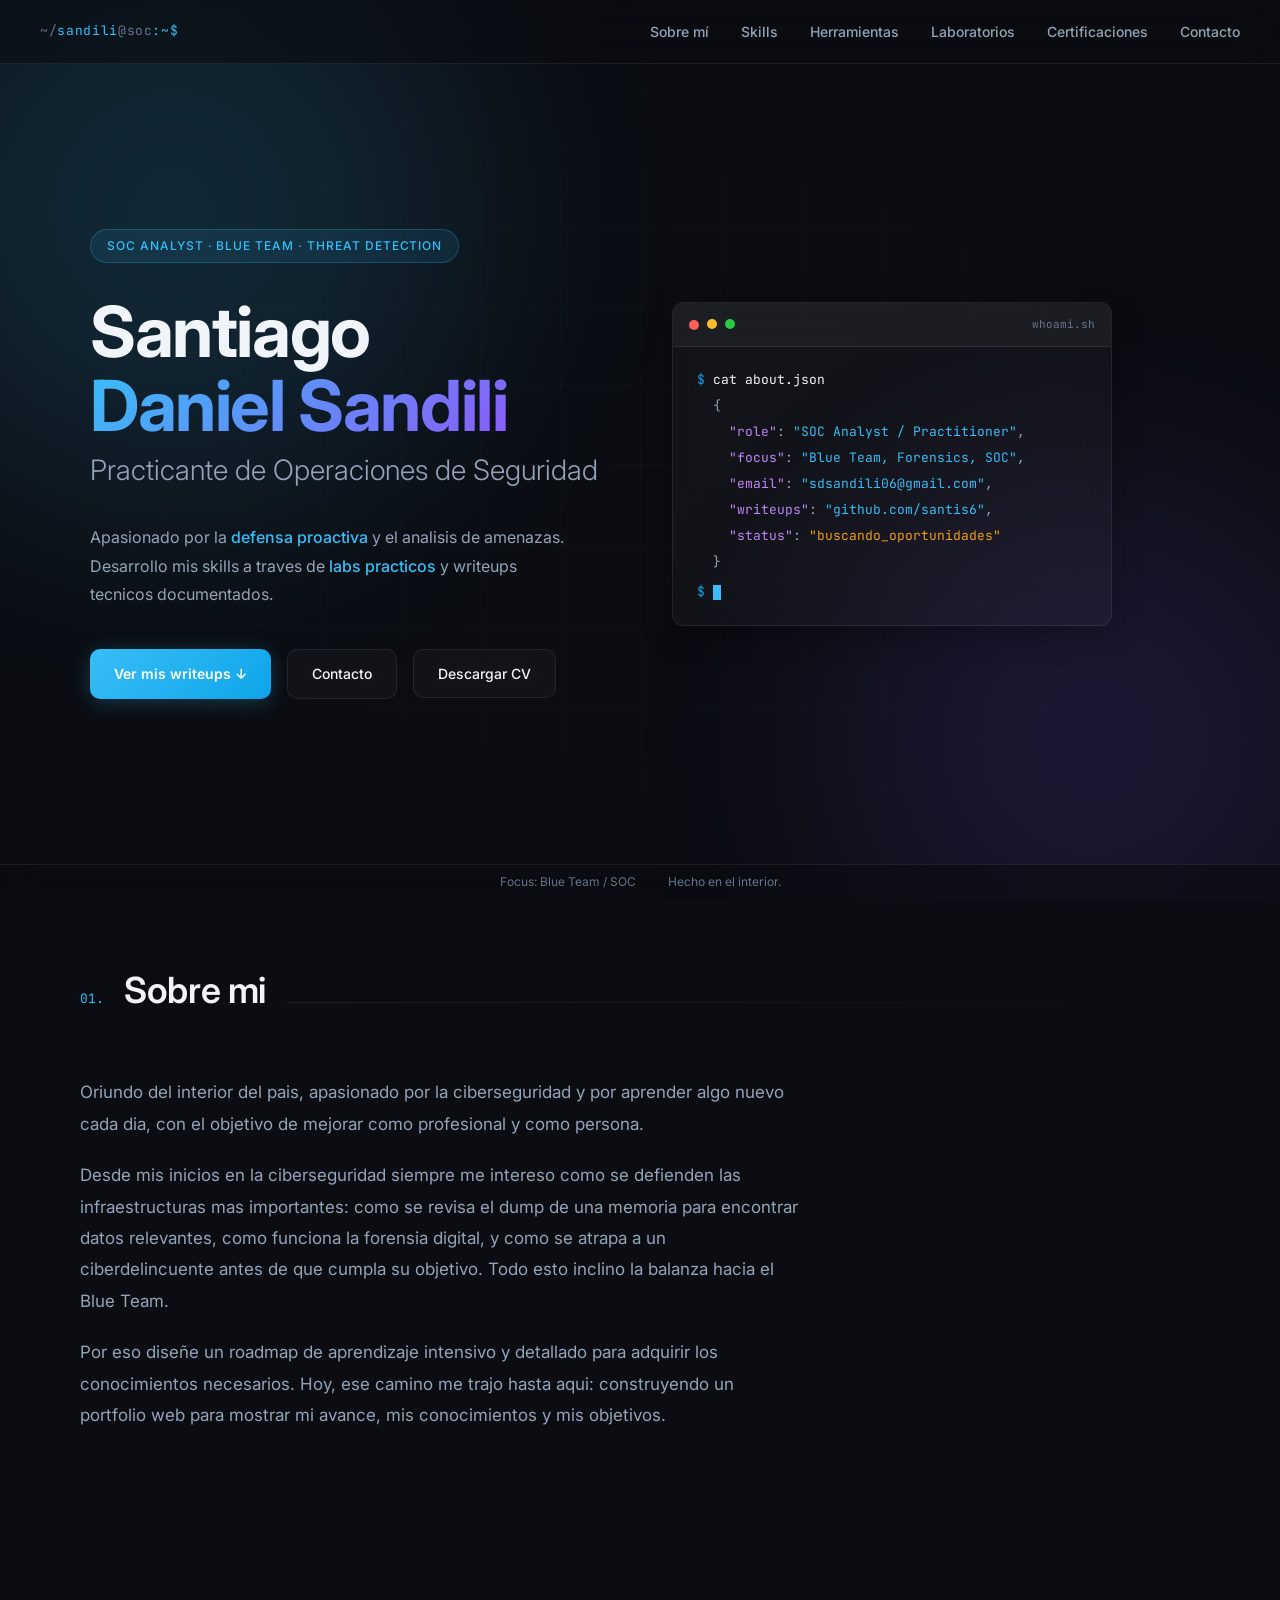
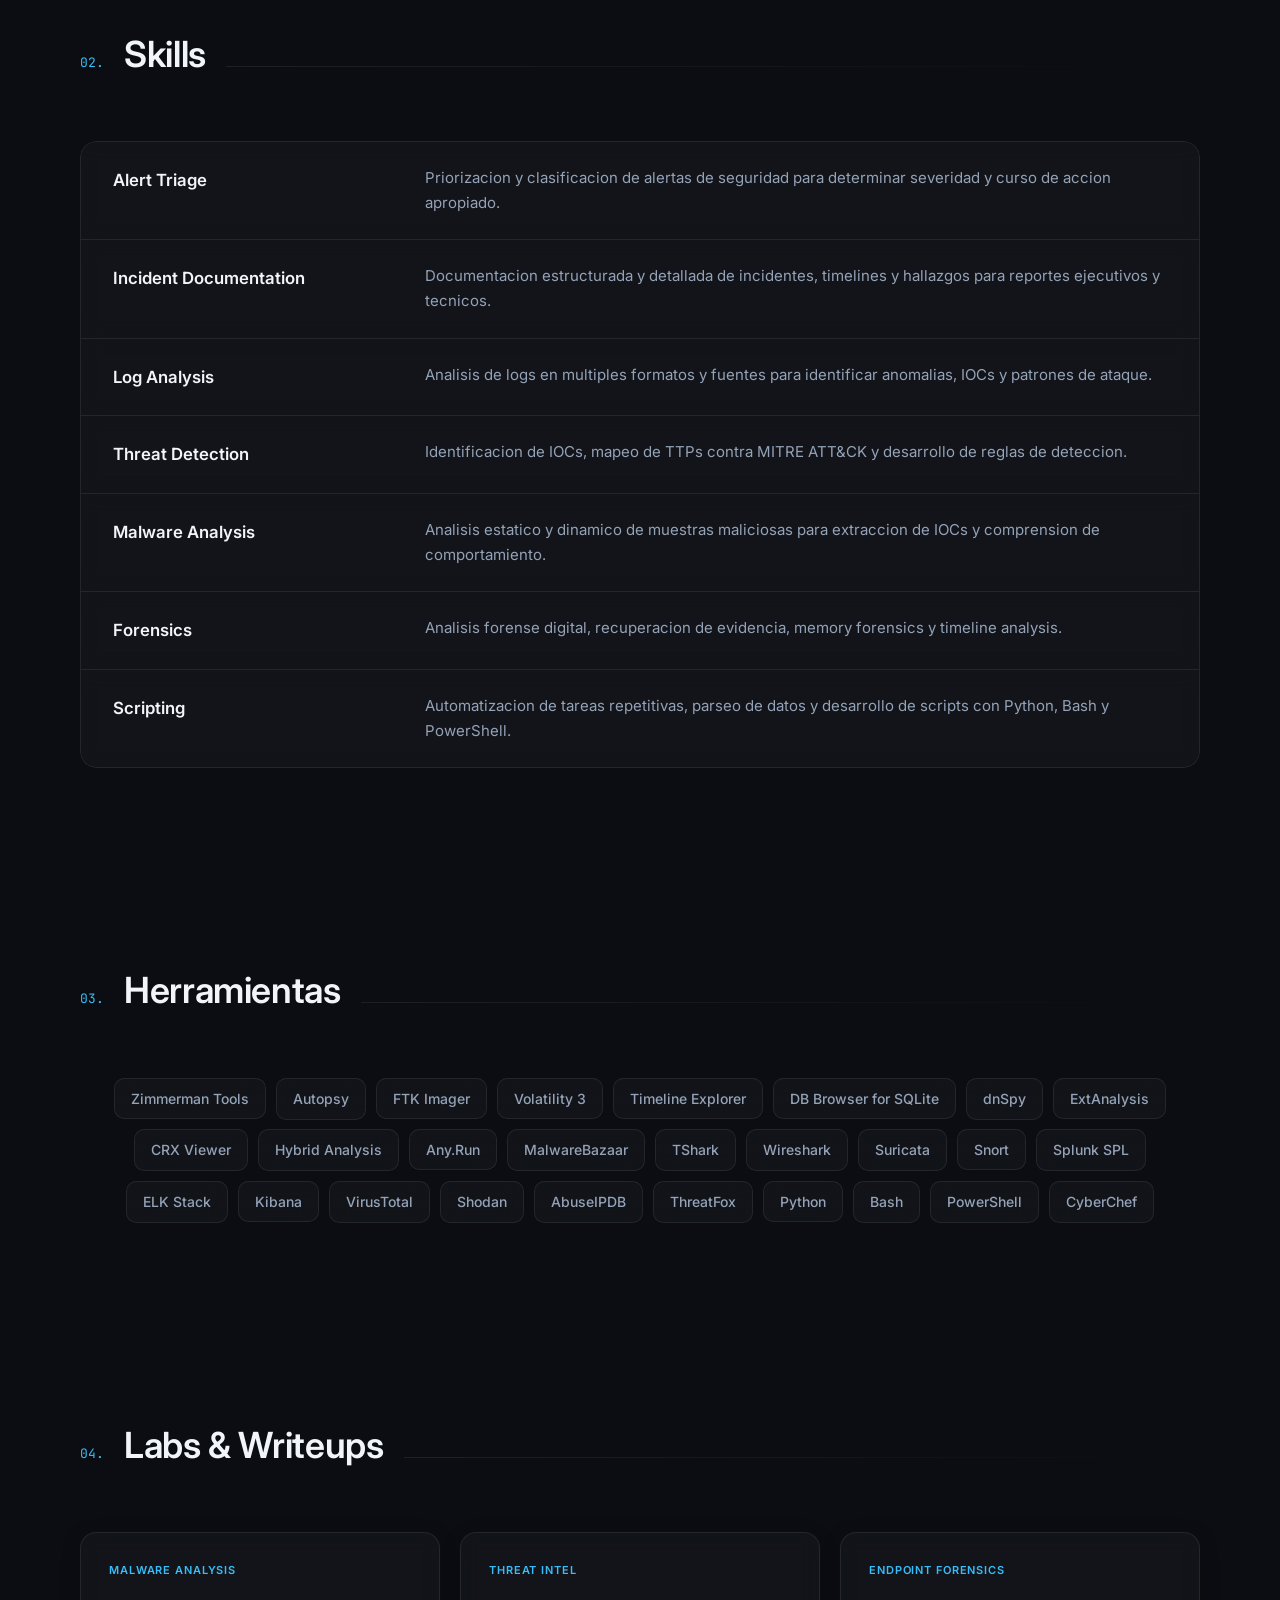
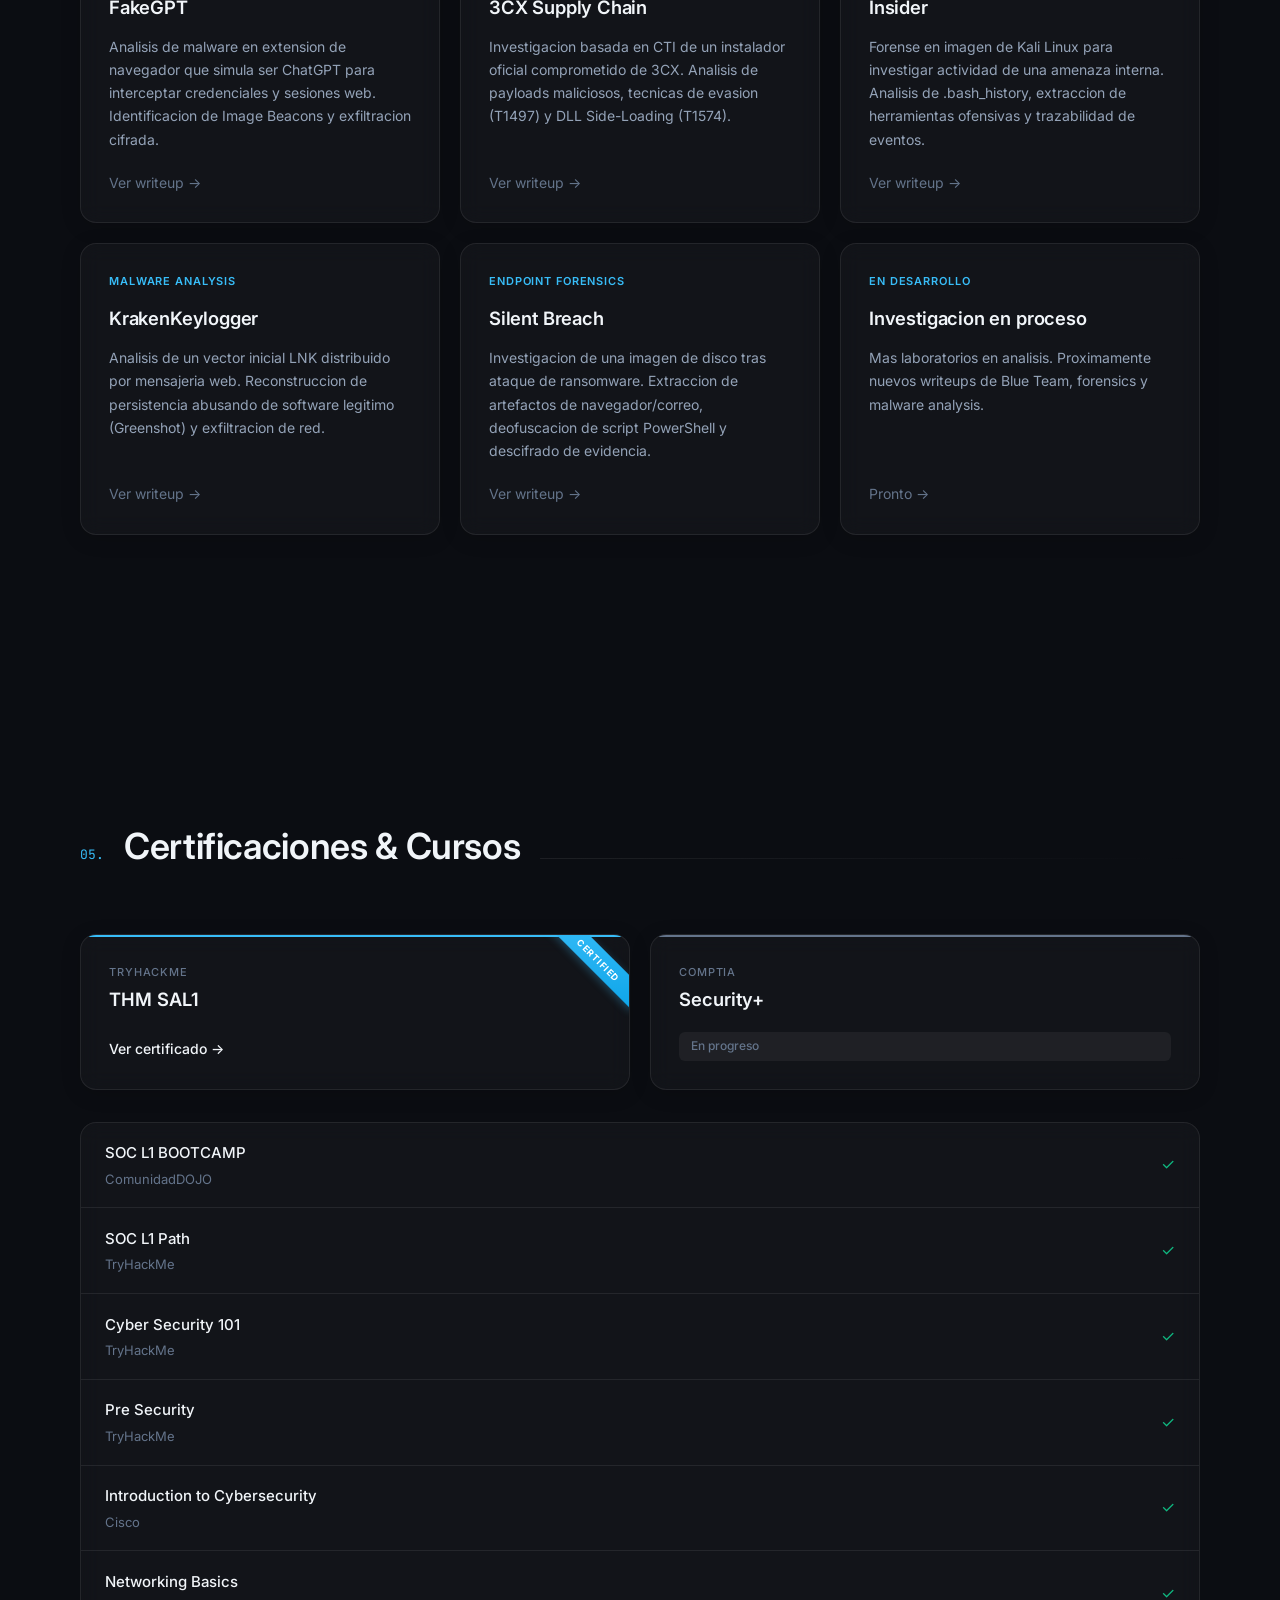
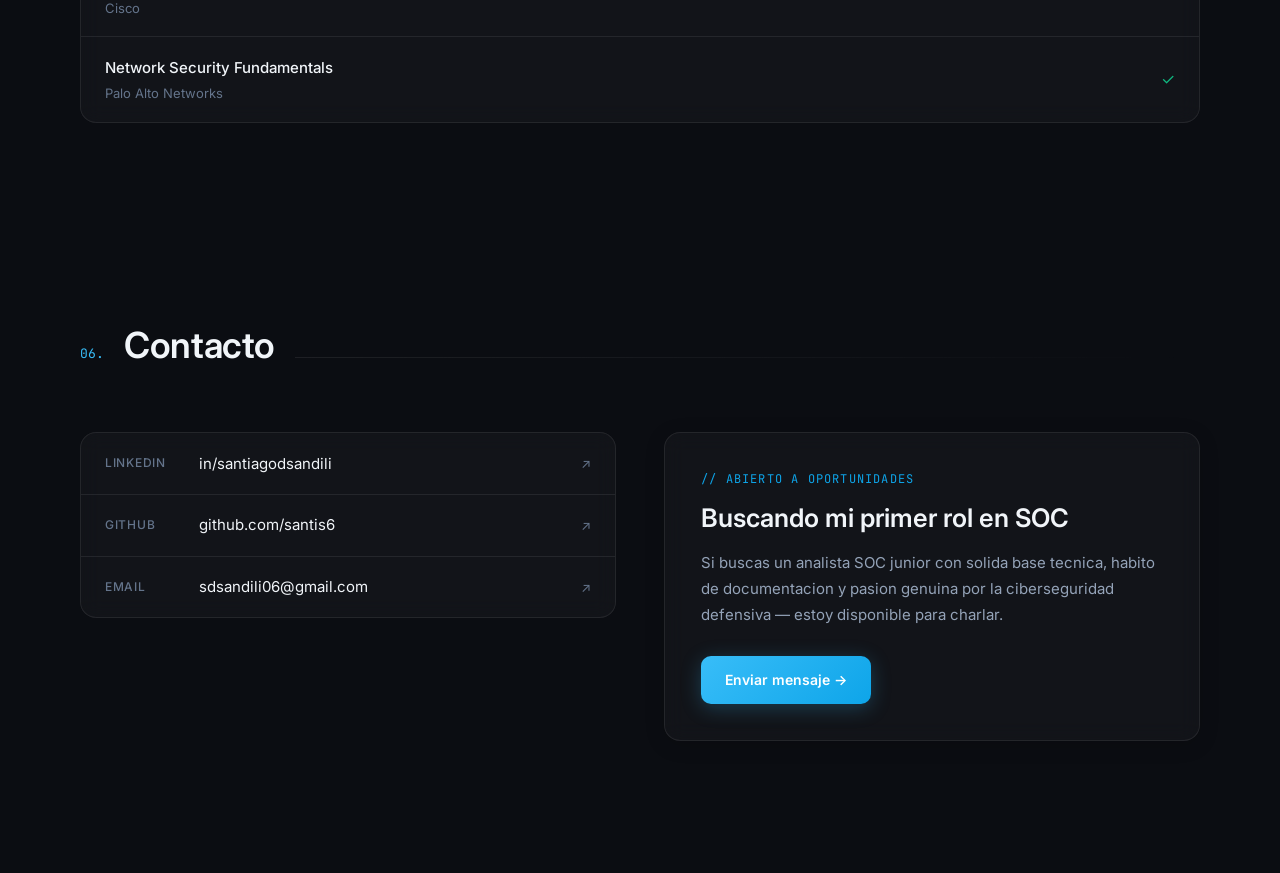
<file: portfolio-santiago.html>
<!DOCTYPE html>
<html lang="es">
<head>
<meta charset="UTF-8" />
<meta name="viewport" content="width=device-width, initial-scale=1.0" />
<title>Santiago Daniel Sandili — SOC Analyst</title>
<link href="https://fonts.googleapis.com/css2?family=Inter:wght@300;400;500;600;700&family=JetBrains+Mono:wght@400;500&display=swap" rel="stylesheet" />
<style>
  :root {
    --bg: #0B0D12;
    --bg2: rgba(255,255,255,0.03);
    --bg3: rgba(255,255,255,0.06);
    --border: rgba(255,255,255,0.08);
    --border2: rgba(255,255,255,0.15);
    --accent: #38BDF8;
    --accent2: #0EA5E9;
    --accent-dim: rgba(56,189,248,0.10);
    --accent-dim2: rgba(56,189,248,0.25);
    --text: #F1F5F9;
    --text2: #94A3B8;
    --text3: #64748B;
    --warning: #F59E0B;
    --danger: #EF4444;
    --success: #10B981;
    --mono: 'JetBrains Mono', monospace;
    --sans: 'Inter', -apple-system, BlinkMacSystemFont, sans-serif;
  }

  *, *::before, *::after { box-sizing: border-box; margin: 0; padding: 0; }
  html { scroll-behavior: smooth; }

  body {
    background: var(--bg);
    color: var(--text);
    font-family: var(--sans);
    font-size: 16px;
    line-height: 1.7;
    min-height: 100vh;
    -webkit-font-smoothing: antialiased;
    -moz-osx-font-smoothing: grayscale;
  }

  /* GRADIENT MESH BACKGROUND */
  .gradient-mesh {
    position: fixed;
    inset: 0;
    pointer-events: none;
    z-index: 0;
    overflow: hidden;
  }
  .gradient-mesh::before,
  .gradient-mesh::after {
    content: '';
    position: absolute;
    border-radius: 50%;
    filter: blur(120px);
    opacity: 0.15;
    animation: float 20s ease-in-out infinite;
  }
  .gradient-mesh::before {
    width: 600px; height: 600px;
    background: var(--accent);
    top: -10%; left: -10%;
    animation-delay: 0s;
  }
  .gradient-mesh::after {
    width: 500px; height: 500px;
    background: #8B5CF6;
    bottom: -10%; right: -5%;
    animation-delay: -10s;
  }
  @keyframes float {
    0%, 100% { transform: translate(0, 0) scale(1); }
    33% { transform: translate(30px, -30px) scale(1.1); }
    66% { transform: translate(-20px, 20px) scale(0.9); }
  }

  /* GLASS NAV */
  nav {
    position: fixed;
    top: 0; left: 0; right: 0;
    z-index: 100;
    background: rgba(11,13,18,0.6);
    backdrop-filter: blur(20px);
    -webkit-backdrop-filter: blur(20px);
    border-bottom: 1px solid var(--border);
    padding: 0 2.5rem;
    height: 64px;
    display: flex;
    align-items: center;
    justify-content: space-between;
  }
  .nav-logo {
    font-family: var(--mono);
    font-size: 13px;
    color: var(--accent);
    letter-spacing: 0.05em;
  }
  .nav-logo span { color: var(--text3); }

  .nav-right { display: flex; align-items: center; gap: 1.5rem; }
  .nav-links { display: flex; gap: 2rem; list-style: none; }
  .nav-links a {
    font-family: var(--sans);
    font-size: 14px;
    font-weight: 500;
    color: var(--text2);
    text-decoration: none;
    transition: color 0.25s;
    position: relative;
  }
  .nav-links a:hover { color: var(--accent); }
  .nav-links a::after {
    content: '';
    position: absolute;
    bottom: -4px; left: 0;
    width: 0; height: 2px;
    background: var(--accent);
    transition: width 0.3s;
  }
  .nav-links a:hover::after { width: 100%; }

  .menu-toggle {
    display: none;
    background: none;
    border: none;
    color: var(--text2);
    font-size: 20px;
    cursor: pointer;
  }

  .mobile-nav {
    display: none;
    position: fixed;
    top: 64px; left: 0; right: 0;
    background: rgba(11,13,18,0.9);
    backdrop-filter: blur(20px);
    border-bottom: 1px solid var(--border);
    z-index: 99;
    padding: 1rem 2rem;
  }
  .mobile-nav a {
    display: block;
    padding: 0.75rem 0;
    color: var(--text2);
    text-decoration: none;
    font-size: 14px;
    font-weight: 500;
    border-bottom: 1px solid var(--border);
  }
  .mobile-nav a:last-child { border-bottom: none; }
  .mobile-nav a:hover { color: var(--accent); }

  .status-bar {
    position: fixed;
    bottom: 0; left: 0; right: 0;
    z-index: 100;
    background: rgba(11,13,18,0.6);
    backdrop-filter: blur(20px);
    border-top: 1px solid var(--border);
    height: 36px;
    display: flex;
    align-items: center;
    justify-content: center;
    gap: 2rem;
    font-family: var(--sans);
    font-size: 12px;
    color: var(--text3);
  }

  main { padding-top: 64px; padding-bottom: 36px; position: relative; z-index: 1; }

  .hero {
    min-height: calc(100vh - 64px - 36px);
    display: flex;
    align-items: center;
    justify-content: center;
    padding: 5rem 4rem;
    position: relative;
    overflow: hidden;
  }
  .hero-grid {
    position: absolute;
    inset: 0;
    background-image: linear-gradient(var(--border) 1px, transparent 1px), linear-gradient(90deg, var(--border) 1px, transparent 1px);
    background-size: 80px 80px;
    opacity: 0.3;
    mask-image: radial-gradient(ellipse 70% 70% at 50% 50%, black, transparent);
  }
  .hero-inner {
    position: relative;
    z-index: 1;
    max-width: 1100px;
    width: 100%;
    display: grid;
    grid-template-columns: 1fr 1fr;
    gap: 4rem;
    align-items: center;
  }
  .hero-tag {
    display: inline-flex;
    align-items: center;
    gap: 8px;
    font-family: var(--sans);
    font-size: 12px;
    font-weight: 500;
    letter-spacing: 0.08em;
    text-transform: uppercase;
    color: var(--accent);
    border: 1px solid var(--accent-dim2);
    background: var(--accent-dim);
    padding: 6px 16px;
    border-radius: 100px;
    margin-bottom: 2rem;
  }
  .hero-title {
    font-family: var(--sans);
    font-size: clamp(3.2rem, 5.5vw, 5.5rem);
    font-weight: 700;
    line-height: 1.05;
    color: var(--text);
    margin-bottom: 0.5rem;
    letter-spacing: -0.02em;
  }
  .hero-title .accent {
    color: var(--accent);
    background: linear-gradient(135deg, var(--accent), #8B5CF6);
    -webkit-background-clip: text;
    -webkit-text-fill-color: transparent;
    background-clip: text;
  }
  .hero-subtitle {
    font-family: var(--sans);
    font-size: clamp(1.4rem, 2.2vw, 2rem);
    font-weight: 300;
    color: var(--text2);
    margin-bottom: 2rem;
    line-height: 1.4;
  }
  .hero-bio {
    font-family: var(--sans);
    font-size: 16px;
    color: var(--text2);
    line-height: 1.8;
    max-width: 480px;
    margin-bottom: 2.5rem;
  }
  .hero-bio .hl { color: var(--accent); font-weight: 500; }
  .hero-actions { display: flex; gap: 1rem; flex-wrap: wrap; }

  .btn-primary {
    display: inline-flex;
    align-items: center;
    gap: 8px;
    background: linear-gradient(135deg, var(--accent), var(--accent2));
    color: #fff;
    font-family: var(--sans);
    font-size: 14px;
    font-weight: 600;
    padding: 12px 24px;
    border: none;
    border-radius: 10px;
    cursor: pointer;
    text-decoration: none;
    transition: all 0.3s ease;
    box-shadow: 0 4px 20px rgba(56,189,248,0.25);
  }
  .btn-primary:hover {
    transform: translateY(-2px);
    box-shadow: 0 8px 30px rgba(56,189,248,0.4);
  }
  .btn-outline {
    display: inline-flex;
    align-items: center;
    gap: 8px;
    background: var(--bg2);
    backdrop-filter: blur(10px);
    color: var(--text);
    font-family: var(--sans);
    font-size: 14px;
    font-weight: 500;
    padding: 12px 24px;
    border: 1px solid var(--border);
    border-radius: 10px;
    cursor: pointer;
    text-decoration: none;
    transition: all 0.3s ease;
  }
  .btn-outline:hover {
    border-color: var(--accent-dim2);
    background: var(--accent-dim);
    color: var(--accent);
    transform: translateY(-2px);
  }

  .terminal {
    background: var(--bg2);
    backdrop-filter: blur(20px);
    border: 1px solid var(--border);
    border-radius: 12px;
    overflow: hidden;
    width: 100%;
    max-width: 440px;
    box-shadow: 0 8px 32px rgba(0,0,0,0.3);
  }
  .terminal-bar {
    background: rgba(255,255,255,0.04);
    border-bottom: 1px solid var(--border);
    padding: 12px 16px;
    display: flex;
    align-items: center;
    gap: 8px;
  }
  .tb-dot { width: 10px; height: 10px; border-radius: 50%; }
  .tb-red { background: #FF5F57; }
  .tb-amber { background: #FFBD2E; }
  .tb-green { background: #28CA41; }
  .terminal-title {
    font-family: var(--mono);
    font-size: 11px;
    color: var(--text3);
    margin-left: auto;
  }
  .terminal-body {
    padding: 1.25rem 1.5rem;
    font-family: var(--mono);
    font-size: 13px;
    line-height: 2;
  }
  .t-prompt { color: var(--accent2); }
  .t-cmd { color: var(--text); }
  .t-out { color: var(--text2); padding-left: 1rem; }
  .t-key { color: #C084FC; }
  .t-val { color: var(--accent); }
  .t-warn { color: var(--warning); }
  .t-err { color: var(--danger); }
  .cursor {
    display: inline-block;
    width: 8px; height: 15px;
    background: var(--accent);
    vertical-align: middle;
    animation: blink 1s step-end infinite;
  }
  @keyframes blink { 0%,100% { opacity: 1; } 50% { opacity: 0; } }

  section {
    padding: 6rem 5rem;
    position: relative;
    z-index: 1;
  }
  .section-header {
    display: flex;
    align-items: baseline;
    gap: 1.25rem;
    margin-bottom: 3.5rem;
  }
  .section-num {
    font-family: var(--mono);
    font-size: 13px;
    color: var(--accent);
  }
  .section-title {
    font-family: var(--sans);
    font-size: 2.25rem;
    font-weight: 600;
    color: var(--text);
    letter-spacing: -0.01em;
  }
  .section-line {
    flex: 1;
    height: 1px;
    background: linear-gradient(90deg, var(--border), transparent);
  }

  .skills-list {
    display: flex;
    flex-direction: column;
    gap: 0;
    border-radius: 16px;
    overflow: hidden;
  }
  .skill-row {
    display: grid;
    grid-template-columns: 280px 1fr;
    gap: 2rem;
    align-items: start;
    padding: 1.5rem 2rem;
    background: var(--bg2);
    backdrop-filter: blur(10px);
    border: 1px solid var(--border);
    border-bottom: none;
    transition: all 0.3s ease;
  }
  .skill-row:last-child { border-bottom: 1px solid var(--border); border-radius: 0 0 16px 16px; }
  .skill-row:first-child { border-radius: 16px 16px 0 0; }
  .skill-row:hover {
    background: var(--bg3);
    border-color: var(--border2);
  }
  .skill-row-name {
    font-family: var(--sans);
    font-size: 1.05rem;
    font-weight: 600;
    color: var(--text);
  }
  .skill-row-desc {
    font-family: var(--sans);
    font-size: 15px;
    color: var(--text2);
    line-height: 1.65;
  }

  .tools-cloud {
    display: flex;
    flex-wrap: wrap;
    gap: 10px;
    justify-content: center;
  }
  .tool-tag {
    font-family: var(--sans);
    font-size: 14px;
    font-weight: 500;
    color: var(--text2);
    background: var(--bg2);
    backdrop-filter: blur(10px);
    border: 1px solid var(--border);
    padding: 8px 16px;
    border-radius: 10px;
    transition: all 0.25s ease;
  }
  .tool-tag:hover {
    border-color: var(--accent-dim2);
    color: var(--accent);
    background: var(--accent-dim);
    transform: translateY(-2px);
  }

  .labs-list {
    display: grid;
    grid-template-columns: repeat(auto-fit, minmax(320px, 1fr));
    gap: 1.25rem;
  }
  .lab-card {
    background: var(--bg2);
    backdrop-filter: blur(10px);
    border: 1px solid var(--border);
    border-radius: 16px;
    padding: 1.75rem;
    display: flex;
    flex-direction: column;
    transition: all 0.4s cubic-bezier(0.16, 1, 0.3, 1);
    text-decoration: none;
    color: inherit;
    box-shadow: 0 4px 20px rgba(0,0,0,0.15);
  }
  .lab-card:hover {
    border-color: var(--border2);
    transform: translateY(-6px);
    box-shadow: 0 20px 50px rgba(0,0,0,0.25);
  }
  .lab-card.placeholder {
    opacity: 0.5;
    cursor: default;
  }
  .lab-card.placeholder:hover {
    transform: none;
    border-color: var(--border);
    box-shadow: 0 4px 20px rgba(0,0,0,0.15);
  }
  .lab-cat {
    font-family: var(--sans);
    font-size: 11px;
    font-weight: 600;
    letter-spacing: 0.08em;
    text-transform: uppercase;
    color: var(--accent);
    margin-bottom: 0.75rem;
  }
  .lab-title {
    font-family: var(--sans);
    font-size: 1.15rem;
    font-weight: 600;
    color: var(--text);
    margin-bottom: 0.75rem;
    letter-spacing: -0.01em;
  }
  .lab-desc {
    font-family: var(--sans);
    font-size: 14px;
    color: var(--text2);
    line-height: 1.65;
    flex: 1;
    margin-bottom: 1.25rem;
  }
  .lab-arrow {
    font-size: 14px;
    color: var(--text3);
    transition: all 0.2s;
  }
  .lab-card:hover .lab-arrow { color: var(--accent); }

  .labs-more {
    margin-top: 2.5rem;
    text-align: center;
  }

  .certs-grid {
    display: grid;
    grid-template-columns: repeat(auto-fit, minmax(280px, 1fr));
    gap: 1.25rem;
  }
  .cert-card {
    background: var(--bg2);
    backdrop-filter: blur(10px);
    border: 1px solid var(--border);
    border-radius: 16px;
    padding: 1.75rem;
    position: relative;
    overflow: hidden;
    transition: all 0.4s cubic-bezier(0.16, 1, 0.3, 1);
    display: flex;
    flex-direction: column;
    box-shadow: 0 4px 20px rgba(0,0,0,0.15);
  }
  .cert-card::before {
    content: '';
    position: absolute;
    top: 0; left: 0; right: 0;
    height: 2px;
    background: var(--accent);
  }
  .cert-card.pending::before { background: var(--text3); }
  .cert-card:hover {
    border-color: var(--border2);
    transform: translateY(-4px);
    box-shadow: 0 20px 50px rgba(0,0,0,0.25);
  }
  .cert-card.featured {
    border: 1px solid var(--border);
    box-shadow: 0 4px 20px rgba(0,0,0,0.15);
  }
  .cert-card.featured::before {
    height: 2px;
    background: var(--accent);
  }
  .cert-ribbon {
    position: absolute;
    top: 14px;
    right: -28px;
    transform: rotate(45deg);
    background: linear-gradient(135deg, var(--accent), var(--accent2));
    color: #fff;
    font-family: var(--sans);
    font-size: 9px;
    font-weight: 700;
    letter-spacing: 0.12em;
    text-transform: uppercase;
    padding: 4px 30px;
    box-shadow: 0 2px 8px rgba(56,189,248,0.3);
    pointer-events: none;
    z-index: 2;
  }
  .cert-org {
    font-family: var(--sans);
    font-size: 11px;
    font-weight: 500;
    color: var(--text3);
    letter-spacing: 0.08em;
    text-transform: uppercase;
    margin-bottom: 6px;
  }
  .cert-name {
    font-family: var(--sans);
    font-size: 1.15rem;
    font-weight: 600;
    color: var(--text);
    line-height: 1.35;
    margin-bottom: 1.25rem;
    flex: 1;
  }
  .cert-link {
    display: inline-flex;
    align-items: center;
    gap: 8px;
    font-family: var(--sans);
    font-size: 14px;
    font-weight: 500;
    color: var(--text);
    text-decoration: none;
    position: relative;
    transition: all 0.25s;
  }
  .cert-link::after {
    content: '';
    position: absolute;
    bottom: -2px;
    left: 0;
    width: 0;
    height: 1px;
    background: var(--accent);
    transition: width 0.3s;
  }
  .cert-link:hover {
    color: var(--text);
  }
  .cert-link:hover::after {
    width: 100%;
  }
  .cert-status {
    display: inline-block;
    font-family: var(--sans);
    font-size: 12px;
    font-weight: 500;
    padding: 4px 12px;
    border-radius: 6px;
  }
  .cert-status.active { background: var(--accent-dim); color: var(--accent); }
  .cert-status.pending { background: rgba(255,255,255,0.05); color: var(--text3); }

  .courses-list {
    display: flex;
    flex-direction: column;
    gap: 0;
    border: 1px solid var(--border);
    border-radius: 16px;
    overflow: hidden;
    margin-top: 2rem;
    background: var(--bg2);
    backdrop-filter: blur(10px);
  }
  .course-item {
    display: flex;
    align-items: center;
    justify-content: space-between;
    padding: 1.1rem 1.5rem;
    border-bottom: 1px solid var(--border);
    transition: all 0.2s;
  }
  .course-item:last-child { border-bottom: none; }
  .course-item:hover { background: var(--bg3); }
  .course-name { font-family: var(--sans); font-size: 15px; font-weight: 500; color: var(--text); }
  .course-org { font-family: var(--sans); font-size: 13px; color: var(--text3); margin-top: 2px; }
  .course-status { font-size: 16px; color: var(--success); }

  .about-text {
    font-family: var(--sans);
    font-size: 17px;
    color: var(--text2);
    line-height: 1.85;
    max-width: 720px;
  }
  .about-text p { margin-bottom: 1.25rem; }
  .about-text p:last-child { margin-bottom: 0; }

  .contact-grid {
    display: grid;
    grid-template-columns: 1fr 1fr;
    gap: 3rem;
    align-items: start;
  }
  .contact-links {
    display: flex;
    flex-direction: column;
    gap: 0;
    border: 1px solid var(--border);
    border-radius: 16px;
    overflow: hidden;
    background: var(--bg2);
    backdrop-filter: blur(10px);
  }
  .contact-link {
    display: flex;
    align-items: center;
    justify-content: space-between;
    padding: 1.1rem 1.5rem;
    border-bottom: 1px solid var(--border);
    text-decoration: none;
    color: var(--text);
    transition: all 0.2s ease;
  }
  .contact-link:last-child { border-bottom: none; }
  .contact-link:hover { background: var(--bg3); color: var(--accent); }
  .cl-left { display: flex; align-items: center; gap: 14px; }
  .cl-platform { font-size: 12px; font-weight: 500; letter-spacing: 0.06em; text-transform: uppercase; color: var(--text3); width: 80px; }
  .cl-handle { font-size: 15px; font-weight: 400; }
  .cl-arrow { font-size: 13px; color: var(--text3); transition: all 0.2s; }
  .contact-link:hover .cl-arrow { color: var(--accent); }

  .contact-cta {
    background: var(--bg2);
    backdrop-filter: blur(10px);
    border: 1px solid var(--border);
    border-radius: 16px;
    padding: 2.25rem;
    box-shadow: 0 4px 20px rgba(0,0,0,0.15);
  }
  .cta-label {
    font-family: var(--mono);
    font-size: 12px;
    color: var(--accent2);
    letter-spacing: 0.1em;
    text-transform: uppercase;
    margin-bottom: 0.75rem;
  }
  .cta-title {
    font-family: var(--sans);
    font-size: 1.6rem;
    font-weight: 600;
    color: var(--text);
    line-height: 1.25;
    margin-bottom: 1rem;
  }
  .cta-body {
    font-family: var(--sans);
    font-size: 15px;
    color: var(--text2);
    line-height: 1.75;
    margin-bottom: 1.75rem;
  }

  @media (max-width: 900px) {
    .hero-inner { grid-template-columns: 1fr; gap: 2.5rem; }
    .terminal { max-width: 100%; }
  }

  @media (max-width: 768px) {
    .hero { padding: 3rem 1.5rem; }
    section { padding: 4rem 1.5rem; }
    nav { padding: 0 1.25rem; }
    .nav-links { display: none; }
    .menu-toggle { display: block; }
    .contact-grid { grid-template-columns: 1fr; }
    .labs-list { grid-template-columns: 1fr; }
    .skill-row { grid-template-columns: 1fr; gap: 0.5rem; padding: 1.25rem; }
    .tools-grid { grid-template-columns: 1fr; }
    .certs-grid { grid-template-columns: 1fr; }
  }

  .reveal {
    opacity: 0;
    transform: translateY(40px);
    transition: all 1s cubic-bezier(0.16, 1, 0.3, 1);
  }
  .reveal.active {
    opacity: 1;
    transform: translateY(0);
  }

  .scroll-progress {
    position: fixed;
    top: 64px;
    left: 0;
    height: 2px;
    background: linear-gradient(90deg, var(--accent), #8B5CF6);
    z-index: 999;
    width: 0%;
    transition: width 0.15s ease;
  }
</style>
</head>
<body>

<div class="gradient-mesh"></div>

<nav>
  <div class="nav-logo">
    <span>~/</span>sandili<span>@soc</span><span style="color:var(--accent)">:~$</span>
  </div>
  <div class="nav-right">
    <ul class="nav-links">
      <li><a href="#about">Sobre mí</a></li>
      <li><a href="#skills">Skills</a></li>
      <li><a href="#tools">Herramientas</a></li>
      <li><a href="#labs">Laboratorios</a></li>
      <li><a href="#certs">Certificaciones</a></li>
      <li><a href="#contact">Contacto</a></li>
    </ul>
    <button class="menu-toggle" id="menuToggle" aria-label="Menu">☰</button>
  </div>
</nav>

<div class="mobile-nav" id="mobileNav">
  <a href="#about">Sobre mí</a>
  <a href="#skills">Skills</a>
  <a href="#tools">Herramientas</a>
  <a href="#labs">Laboratorios</a>
  <a href="#certs">Certificaciones</a>
  <a href="#contact">Contacto</a>
</div>

<div class="status-bar">
  <span class="status-item">Focus: Blue Team / SOC</span>
  <span class="status-item">Hecho en el interior.</span>
</div>

<main>

  <section id="home" class="hero" style="border-top:none;">
    <div class="hero-grid"></div>
    <div class="hero-inner">
      <div class="hero-left">
        <span class="hero-tag">SOC Analyst · Blue Team · Threat Detection</span>
        <div class="hero-title">Santiago<br><span class="accent">Daniel Sandili</span></div>
        <div class="hero-subtitle">Practicante de Operaciones de Seguridad</div>

        <p class="hero-bio">
          Apasionado por la <span class="hl">defensa proactiva</span> y el analisis de amenazas.
          Desarrollo mis skills a traves de <span class="hl">labs practicos</span> y writeups tecnicos documentados.
        </p>
        <div class="hero-actions">
          <a href="#labs" class="btn-primary">Ver mis writeups ↓</a>
          <a href="#contact" class="btn-outline">Contacto</a>
          <a href="#" class="btn-outline">Descargar CV</a>
        </div>
      </div>

      <div class="hero-right">
        <div class="terminal">
          <div class="terminal-bar">
            <div class="tb-dot tb-red"></div>
            <div class="tb-dot tb-amber"></div>
            <div class="tb-dot tb-green"></div>
            <span class="terminal-title">whoami.sh</span>
          </div>
          <div class="terminal-body" id="terminalBody">
            <div><span class="t-prompt">$</span> <span class="t-cmd">cat about.json</span></div>
            <div class="t-out">{</div>
            <div class="t-out">&nbsp;&nbsp;<span class="t-key">"role"</span>: <span class="t-val">"SOC Analyst / Practitioner"</span>,</div>
            <div class="t-out">&nbsp;&nbsp;<span class="t-key">"focus"</span>: <span class="t-val">"Blue Team, Forensics, SOC"</span>,</div>
            <div class="t-out">&nbsp;&nbsp;<span class="t-key">"email"</span>: <span class="t-val">"sdsandili06@gmail.com"</span>,</div>
            <div class="t-out">&nbsp;&nbsp;<span class="t-key">"writeups"</span>: <span class="t-val">"github.com/santis6"</span>,</div>
            <div class="t-out">&nbsp;&nbsp;<span class="t-key">"status"</span>: <span class="t-warn">"buscando_oportunidades"</span></div>
            <div class="t-out">}</div>
            <div style="margin-top:4px;"><span class="t-prompt">$</span> <span class="cursor"></span></div>
          </div>
        </div>
      </div>
    </div>
  </section>

  <section id="about">
    <div class="section-header reveal">
      <span class="section-num">01.</span>
      <h2 class="section-title">Sobre mi</h2>
      <div class="section-line"></div>
    </div>
    <div class="about-text reveal">
      <p>Oriundo del interior del pais, apasionado por la ciberseguridad y por aprender algo nuevo cada dia, con el objetivo de mejorar como profesional y como persona.</p>
      <p>Desde mis inicios en la ciberseguridad siempre me intereso como se defienden las infraestructuras mas importantes: como se revisa el dump de una memoria para encontrar datos relevantes, como funciona la forensia digital, y como se atrapa a un ciberdelincuente antes de que cumpla su objetivo. Todo esto inclino la balanza hacia el Blue Team.</p>
      <p>Por eso diseñe un roadmap de aprendizaje intensivo y detallado para adquirir los conocimientos necesarios. Hoy, ese camino me trajo hasta aqui: construyendo un portfolio web para mostrar mi avance, mis conocimientos y mis objetivos.</p>
    </div>
  </section>

  <section id="skills">
    <div class="section-header reveal">
      <span class="section-num">02.</span>
      <h2 class="section-title">Skills</h2>
      <div class="section-line"></div>
    </div>
    <div class="skills-list">
      <div class="skill-row reveal">
        <div class="skill-row-name">Alert Triage</div>
        <div class="skill-row-desc">Priorizacion y clasificacion de alertas de seguridad para determinar severidad y curso de accion apropiado.</div>
      </div>
      <div class="skill-row reveal">
        <div class="skill-row-name">Incident Documentation</div>
        <div class="skill-row-desc">Documentacion estructurada y detallada de incidentes, timelines y hallazgos para reportes ejecutivos y tecnicos.</div>
      </div>
      <div class="skill-row reveal">
        <div class="skill-row-name">Log Analysis</div>
        <div class="skill-row-desc">Analisis de logs en multiples formatos y fuentes para identificar anomalias, IOCs y patrones de ataque.</div>
      </div>
      <div class="skill-row reveal">
        <div class="skill-row-name">Threat Detection</div>
        <div class="skill-row-desc">Identificacion de IOCs, mapeo de TTPs contra MITRE ATT&CK y desarrollo de reglas de deteccion.</div>
      </div>
      <div class="skill-row reveal">
        <div class="skill-row-name">Malware Analysis</div>
        <div class="skill-row-desc">Analisis estatico y dinamico de muestras maliciosas para extraccion de IOCs y comprension de comportamiento.</div>
      </div>
      <div class="skill-row reveal">
        <div class="skill-row-name">Forensics</div>
        <div class="skill-row-desc">Analisis forense digital, recuperacion de evidencia, memory forensics y timeline analysis.</div>
      </div>
      <div class="skill-row reveal">
        <div class="skill-row-name">Scripting</div>
        <div class="skill-row-desc">Automatizacion de tareas repetitivas, parseo de datos y desarrollo de scripts con Python, Bash y PowerShell.</div>
      </div>
    </div>
  </section>

  <section id="tools">
    <div class="section-header reveal">
      <span class="section-num">03.</span>
      <h2 class="section-title">Herramientas</h2>
      <div class="section-line"></div>
    </div>
    <div class="tools-cloud reveal">
      <span class="tool-tag">Zimmerman Tools</span>
      <span class="tool-tag">Autopsy</span>
      <span class="tool-tag">FTK Imager</span>
      <span class="tool-tag">Volatility 3</span>
      <span class="tool-tag">Timeline Explorer</span>
      <span class="tool-tag">DB Browser for SQLite</span>
      <span class="tool-tag">dnSpy</span>
      <span class="tool-tag">ExtAnalysis</span>
      <span class="tool-tag">CRX Viewer</span>
      <span class="tool-tag">Hybrid Analysis</span>
      <span class="tool-tag">Any.Run</span>
      <span class="tool-tag">MalwareBazaar</span>
      <span class="tool-tag">TShark</span>
      <span class="tool-tag">Wireshark</span>
      <span class="tool-tag">Suricata</span>
      <span class="tool-tag">Snort</span>
      <span class="tool-tag">Splunk SPL</span>
      <span class="tool-tag">ELK Stack</span>
      <span class="tool-tag">Kibana</span>
      <span class="tool-tag">VirusTotal</span>
      <span class="tool-tag">Shodan</span>
      <span class="tool-tag">AbuseIPDB</span>
      <span class="tool-tag">ThreatFox</span>
      <span class="tool-tag">Python</span>
      <span class="tool-tag">Bash</span>
      <span class="tool-tag">PowerShell</span>
      <span class="tool-tag">CyberChef</span>
    </div>
  </section>

  <section id="labs">
    <div class="section-header reveal">
      <span class="section-num">04.</span>
      <h2 class="section-title">Labs & Writeups</h2>
      <div class="section-line"></div>
    </div>
    <div class="labs-list">
      <a href="https://github.com/santis6/SOC-Practitioner-Labs/blob/main/Writeups/CyberDefenders/FakeGPT.md" class="lab-card reveal" target="_blank" rel="noopener">
        <div class="lab-cat">Malware Analysis</div>
        <div class="lab-title">FakeGPT</div>
        <div class="lab-desc">Analisis de malware en extension de navegador que simula ser ChatGPT para interceptar credenciales y sesiones web. Identificacion de Image Beacons y exfiltracion cifrada.</div>
        <div class="lab-arrow">Ver writeup →</div>
      </a>
      <a href="https://github.com/santis6/SOC-Practitioner-Labs/blob/main/Writeups/CyberDefenders/3CX-Supply%20Chain.md" class="lab-card reveal" target="_blank" rel="noopener">
        <div class="lab-cat">Threat Intel</div>
        <div class="lab-title">3CX Supply Chain</div>
        <div class="lab-desc">Investigacion basada en CTI de un instalador oficial comprometido de 3CX. Analisis de payloads maliciosos, tecnicas de evasion (T1497) y DLL Side-Loading (T1574).</div>
        <div class="lab-arrow">Ver writeup →</div>
      </a>
      <a href="https://github.com/santis6/SOC-Practitioner-Labs/blob/main/Writeups/CyberDefenders/Insider.md" class="lab-card reveal" target="_blank" rel="noopener">
        <div class="lab-cat">Endpoint Forensics</div>
        <div class="lab-title">Insider</div>
        <div class="lab-desc">Forense en imagen de Kali Linux para investigar actividad de una amenaza interna. Analisis de .bash_history, extraccion de herramientas ofensivas y trazabilidad de eventos.</div>
        <div class="lab-arrow">Ver writeup →</div>
      </a>
      <a href="https://github.com/santis6/SOC-Practitioner-Labs/blob/main/Writeups/CyberDefenders/KrakenKeylogger.md" class="lab-card reveal" target="_blank" rel="noopener">
        <div class="lab-cat">Malware Analysis</div>
        <div class="lab-title">KrakenKeylogger</div>
        <div class="lab-desc">Analisis de un vector inicial LNK distribuido por mensajeria web. Reconstruccion de persistencia abusando de software legitimo (Greenshot) y exfiltracion de red.</div>
        <div class="lab-arrow">Ver writeup →</div>
      </a>
      <a href="https://github.com/santis6/SOC-Practitioner-Labs/blob/main/Writeups/CyberDefenders/Silent%20Breach.md" class="lab-card reveal" target="_blank" rel="noopener">
        <div class="lab-cat">Endpoint Forensics</div>
        <div class="lab-title">Silent Breach</div>
        <div class="lab-desc">Investigacion de una imagen de disco tras ataque de ransomware. Extraccion de artefactos de navegador/correo, deofuscacion de script PowerShell y descifrado de evidencia.</div>
        <div class="lab-arrow">Ver writeup →</div>
      </a>
      <div class="lab-card reveal placeholder">
        <div class="lab-cat">En desarrollo</div>
        <div class="lab-title">Investigacion en proceso</div>
        <div class="lab-desc">Mas laboratorios en analisis. Proximamente nuevos writeups de Blue Team, forensics y malware analysis.</div>
        <div class="lab-arrow">Pronto →</div>
      </div>
    </div>

    <div class="labs-more reveal">
      <a href="https://github.com/santis6/SOC-Practitioner-Labs/tree/main/Writeups" class="btn-outline" target="_blank" rel="noopener">+ Writeups</a>
    </div>
  </section>

  <section id="certs">
    <div class="section-header reveal">
      <span class="section-num">05.</span>
      <h2 class="section-title">Certificaciones & Cursos</h2>
      <div class="section-line"></div>
    </div>
    <div class="certs-grid">
      <div class="cert-card reveal featured">
        <div class="cert-ribbon">Certified</div>
        <div class="cert-org">TryHackMe</div>
        <div class="cert-name">THM SAL1</div>
        <a href="https://assets.tryhackme.com/certification-certificate/69bb156d56eed3cbe3a712a6.pdf" class="cert-link" target="_blank" rel="noopener">Ver certificado →</a>
      </div>
      <div class="cert-card reveal pending">
        <div class="cert-org">CompTIA</div>
        <div class="cert-name">Security+</div>
        <span class="cert-status pending">En progreso</span>
      </div>
    </div>

    <div class="courses-list">
      <div class="course-item reveal">
        <div>
          <div class="course-name">SOC L1 BOOTCAMP</div>
          <div class="course-org">ComunidadDOJO</div>
        </div>
        <div class="course-status">✓</div>
      </div>
      <div class="course-item reveal">
        <div>
          <div class="course-name">SOC L1 Path</div>
          <div class="course-org">TryHackMe</div>
        </div>
        <div class="course-status">✓</div>
      </div>
      <div class="course-item reveal">
        <div>
          <div class="course-name">Cyber Security 101</div>
          <div class="course-org">TryHackMe</div>
        </div>
        <div class="course-status">✓</div>
      </div>
      <div class="course-item reveal">
        <div>
          <div class="course-name">Pre Security</div>
          <div class="course-org">TryHackMe</div>
        </div>
        <div class="course-status">✓</div>
      </div>
      <div class="course-item reveal">
        <div>
          <div class="course-name">Introduction to Cybersecurity</div>
          <div class="course-org">Cisco</div>
        </div>
        <div class="course-status">✓</div>
      </div>
      <div class="course-item reveal">
        <div>
          <div class="course-name">Networking Basics</div>
          <div class="course-org">Cisco</div>
        </div>
        <div class="course-status">✓</div>
      </div>
      <div class="course-item reveal">
        <div>
          <div class="course-name">Network Security Fundamentals</div>
          <div class="course-org">Palo Alto Networks</div>
        </div>
        <div class="course-status">✓</div>
      </div>
    </div>
  </section>

  <section id="contact">
    <div class="section-header reveal">
      <span class="section-num">06.</span>
      <h2 class="section-title">Contacto</h2>
      <div class="section-line"></div>
    </div>
    <div class="contact-grid">
      <div>
        <div class="contact-links">
          <a href="https://linkedin.com/in/santiagodsandili" class="contact-link" target="_blank" rel="noopener">
            <div class="cl-left">
              <span class="cl-platform">LinkedIn</span>
              <span class="cl-handle">in/santiagodsandili</span>
            </div>
            <span class="cl-arrow">↗</span>
          </a>
          <a href="https://github.com/santis6" class="contact-link" target="_blank" rel="noopener">
            <div class="cl-left">
              <span class="cl-platform">GitHub</span>
              <span class="cl-handle">github.com/santis6</span>
            </div>
            <span class="cl-arrow">↗</span>
          </a>
          <a href="mailto:sdsandili06@gmail.com" class="contact-link">
            <div class="cl-left">
              <span class="cl-platform">Email</span>
              <span class="cl-handle">sdsandili06@gmail.com</span>
            </div>
            <span class="cl-arrow">↗</span>
          </a>
        </div>
      </div>
      <div class="contact-cta">
        <div class="cta-label">// Abierto a oportunidades</div>
        <div class="cta-title">Buscando mi primer rol en SOC</div>
        <div class="cta-body">
          Si buscas un analista SOC junior con solida base tecnica, habito de documentacion y pasion genuina por la ciberseguridad defensiva — estoy disponible para charlar.
        </div>
        <a href="mailto:sdsandili06@gmail.com" class="btn-primary">Enviar mensaje →</a>
      </div>
    </div>
  </section>

</main>

<div class="scroll-progress" id="scrollProgress"></div>

<script>
  // MOBILE MENU
  const menuToggle = document.getElementById('menuToggle');
  const mobileNav = document.getElementById('mobileNav');
  menuToggle.addEventListener('click', () => {
    mobileNav.style.display = mobileNav.style.display === 'block' ? 'none' : 'block';
  });
  mobileNav.querySelectorAll('a').forEach(a => {
    a.addEventListener('click', () => { mobileNav.style.display = 'none'; });
  });

  // STAGGERED SCROLL REVEAL
  const revealElements = document.querySelectorAll('.skill-row, .tools-cloud, .lab-card, .cert-card, .course-item, .section-header, .about-text');
  revealElements.forEach(el => el.classList.add('reveal'));

  function checkReveal() {
    revealElements.forEach((el, index) => {
      const elementTop = el.getBoundingClientRect().top;
      if (elementTop < window.innerHeight - 80) {
        setTimeout(() => {
          el.classList.add('active');
        }, (index % 4) * 100);
      }
    });
  }

  // SCROLL PROGRESS
  function updateProgressBar() {
    const winScroll = document.body.scrollTop || document.documentElement.scrollTop;
    const height = document.documentElement.scrollHeight - document.documentElement.clientHeight;
    const scrolled = (winScroll / height) * 100;
    document.getElementById("scrollProgress").style.width = scrolled + "%";
  }

  window.addEventListener('scroll', () => {
    checkReveal();
    updateProgressBar();
  });

  checkReveal();
  updateProgressBar();

  document.querySelectorAll('a[href^="#"]').forEach(anchor => {
    anchor.addEventListener('click', function (e) {
      e.preventDefault();
      const target = document.querySelector(this.getAttribute('href'));
      if (target) target.scrollIntoView({ behavior: 'smooth' });
    });
  });
</script>

</body>
</html>
</file>
<file: styles.css>
:root{
  /* ===== Incident Room System (editables) ===== */
  --bg: #050505;
  --bg-2: #000000;
  --panel: rgba(20, 15, 5, 0.65);
  --text: #FFF8E7;
  --muted: #A1A1AA;
  --muted-2: #A1A1AA;
  --border: rgba(245, 158, 11, 0.2);
  --border-2: rgba(245, 158, 11, 0.35);

  /* Accent (single color) */
  --accent: #F59E0B; /* Electric blue, vibrant */
  --accent-2: #DC2626; /* Blue dark */
  --text-secondary: #FDE68A; /* NUEVO: contraste 5.8:1 */

  --radius: 14px;
  --radius-sm: 10px;
  --shadow: 0 18px 40px rgba(0,0,0,0.35);
  --shadow-soft: 0 10px 28px rgba(0,0,0,0.28);

  --container: 1120px;
  --gutter: 20px;
  --section-y: clamp(52px, 7vw, 92px);

  --mono: "JetBrains Mono", ui-monospace, SFMono-Regular, Menlo, Monaco, Consolas, "Liberation Mono", "Courier New", monospace;
  --sans: Inter, system-ui, -apple-system, Segoe UI, Roboto, Helvetica, Arial, "Apple Color Emoji","Segoe UI Emoji";
}

/* Gradient mesh animated background */
.gradient-mesh {
  position: fixed;
  inset: 0;
  pointer-events: none;
  z-index: 0;
  overflow: hidden;
}

.gradient-mesh::before,
.gradient-mesh::after {
  content: '';
  position: absolute;
  border-radius: 50%;
  filter: blur(120px);
  opacity: 0.15;
  animation: float 20s ease-in-out infinite;
}

.gradient-mesh::before {
  width: 600px;
  height: 600px;
  background: var(--accent);
  top: -10%;
  left: -10%;
  animation-delay: 0s;
}

.gradient-mesh::after {
  width: 500px;
  height: 500px;
  
  bottom: -10%;
  right: -5%;
  animation-delay: -10s;
}

@keyframes float {
  0%, 100% { transform: translate(0, 0) scale(1); }
  33% { transform: translate(30px, -30px) scale(1.1); }
  66% { transform: translate(-20px, 20px) scale(0.9); }
}

*{ box-sizing:border-box; }
html,body{ height:100%; }
body{
  margin:0;
  font-family: var(--sans);
  color: var(--text);
  background-color: #000000;
  background-image: 
    radial-gradient(circle at 15% 50%, rgba(31, 182, 176, 0.08), transparent 25%),
    radial-gradient(circle at 85% 30%, rgba(15, 142, 137, 0.08), transparent 25%);
  background-attachment: fixed;
  line-height:1.6;
  letter-spacing: -0.01em;
}

/* Subtle animated noise/grid overlay */
body::before {
  content: "";
  position: fixed;
  top: 0; left: 0; width: 100%; height: 100%;
  pointer-events: none;
  z-index: -1;
  background-image: linear-gradient(rgba(255, 255, 255, 0.02) 1px, transparent 1px),
  linear-gradient(90deg, rgba(255, 255, 255, 0.02) 1px, transparent 1px);
  background-size: 30px 30px;
  mask-image: radial-gradient(circle at center, black, transparent 80%);
  -webkit-mask-image: radial-gradient(circle at center, black, transparent 80%);
}

a{ color: inherit; text-decoration: none; }
a:hover{ color: var(--text); }
p{ margin: 0 0 14px; }
strong{ font-weight: 650; }

.mono{ font-family: var(--mono); letter-spacing: -0.02em; }
.muted{ color: var(--muted); }

.container{
  width: min(var(--container), calc(100% - var(--gutter) * 2));
  margin-inline: auto;
}

/* Skip link */
.skip-link{
  position:absolute;
  left: 12px;
  top: 10px;
  padding: 10px 12px;
  border-radius: 10px;
  background: rgba(15, 23, 34, 0.95);
  border: 1px solid var(--border-2);
  color: var(--text);
  transform: translateY(-160%);
  transition: transform 160ms ease;
  z-index: 9999;
}
.skip-link:focus{ transform: translateY(0); outline: none; }

/* Topbar (Floating Pill) */
.topbar{
  position: fixed;
  top: 20px;
  left: 50%;
  transform: translateX(-50%);
  z-index: 50;
  width: min(var(--container), calc(100% - var(--gutter) * 2));
}
.topbar__inner{
  display:flex;
  align-items:center;
  justify-content:space-between;
  gap: 16px;
  padding: 10px 20px;
  backdrop-filter: blur(16px);
  -webkit-backdrop-filter: blur(16px);
  background: rgba(11, 15, 20, 0.65);
  border: 1px solid rgba(231,238,247,0.1);
  border-radius: 999px;
  box-shadow: 0 4px 24px rgba(0,0,0,0.4);
}

.brand{
  display:flex;
  align-items:center;
  gap: 10px;
  min-width: 150px;
}
.brand__mark{
  font-family: var(--mono);
  color: var(--accent);
  font-weight: 700;
  font-size: 16px;
}
.brand__name{
  font-weight: 650;
  letter-spacing: -0.02em;
  color: var(--text);
}

.nav{
  display:flex;
  align-items:center;
  gap: 12px;
}
.nav__toggle{
  display:none;
  align-items:center;
  justify-content:center;
  gap: 10px;
  padding: 10px 12px;
  border-radius: 12px;
  border: 1px solid var(--border);
  background: rgba(15, 23, 34, 0.6);
  color: var(--text);
  cursor:pointer;
}
.nav__toggleIcon{
  width: 16px;
  height: 10px;
  position:relative;
  display:inline-block;
}
.nav__toggleIcon::before,
.nav__toggleIcon::after{
  content:"";
  position:absolute;
  left:0;
  right:0;
  height: 1.5px;
  background: rgba(231,238,247,0.8);
  border-radius: 2px;
}
.nav__toggleIcon::before{ top: 1px; }
.nav__toggleIcon::after{ bottom: 1px; }

.nav__menu{
  display:flex;
  list-style:none;
  margin:0;
  padding:0;
  gap: 8px;
}
.nav__menu a{
  display:inline-flex;
  align-items:center;
  padding: 8px 16px;
  border-radius: 999px;
  color: var(--muted);
  border: 1px solid transparent;
  transition: border-color 200ms ease, background 200ms ease, color 200ms ease;
  font-weight: 500;
}
.nav__menu a:hover{
  color: #F59E0B;
  border-color: rgba(245, 158, 11,0.3);
  background: rgba(245, 158, 11,0.3);
}

/* Glow effect for nav links - no underlines */
.nav__menu a:hover::after,
.nav__menu a:focus::after {
  transform: scaleX(1);
}

/* Sections */
.section{
  padding: var(--section-y) 0;
}
.section__header{
  max-width: 860px;
  margin-bottom: 26px;
}
.section__kicker{
  color: rgba(245, 158, 11,0.72);
  font-size: 11px;
  text-transform: uppercase;
  letter-spacing: 0.20em;
  margin: 0 0 10px;
}
.section__title{
  margin: 0 0 10px;
  font-size: clamp(26px, 3.4vw, 38px);
  line-height: 1.10;
  letter-spacing: -0.03em;
}
.section__subtitle{
  margin: 0;
  color: rgba(231,238,247,0.64);
  font-size: 14.5px;
  line-height: 1.55;
}

/* Cards */
.card{
  border: 1px solid var(--border);
  background: var(--panel);
  border-radius: var(--radius);
  box-shadow: var(--shadow-soft);
}

.card--evidence{
  background:
    radial-gradient(620px 280px at 60% 0%, rgba(245, 158, 11,0.10), transparent 62%),
    rgba(15, 23, 34, 0.55);
}

.card__header{
  padding: 18px 18px 12px;
  display:flex;
  justify-content:space-between;
  gap: 12px;
  align-items:flex-start;
}
.card__kicker{
  margin: 0 0 4px;
  font-size: 10.5px;
  letter-spacing: 0.20em;
  color: rgba(231,238,247,0.52);
}
.card__title{
  margin: 0;
  font-size: 18px;
  letter-spacing: -0.02em;
}

/* Hero */
.hero{
  padding-top: clamp(120px, 12vw, 160px);
  padding-bottom: clamp(40px, 6vw, 86px);
}
.hero__grid{
  display:grid;
  grid-template-columns: 1.35fr 0.8fr;
  gap: 34px;
  align-items: start;
}
.eyebrow{
  margin: 0 0 12px;
  display:flex;
  flex-wrap: wrap;
  gap: 10px;
  align-items:center;
  color: rgba(231,238,247,0.75);
  font-size: 12px;
  text-transform: uppercase;
  letter-spacing: 0.14em;
}
.statusDot{
  width: 6px;
  height: 6px;
  border-radius: 99px;
  background: var(--accent);
  box-shadow: 0 0 0 5px rgba(245, 158, 11,0.10);
}
.statusPill{
  display:inline-flex;
  align-items:center;
  padding: 6px 10px;
  border-radius: 999px;
  border: 1px solid rgba(245, 158, 11,0.30);
  background: rgba(245, 158, 11,0.06);
  color: rgba(231,238,247,0.86);
  letter-spacing: 0.02em;
  text-transform:none;
}

.hero__title{
  margin: 0 0 16px;
  font-size: clamp(40px, 5.2vw, 64px);
  line-height: 0.98;
  letter-spacing: -0.05em;
}
.hero__profile{
  margin: 0 0 24px;
  color: rgba(231,238,247,0.78);
  font-size: 15px;
  max-width: 68ch;
  line-height: 1.65;
}
.hero__profile p{
  margin-bottom: 12px;
}
.hero__profile p:last-child{
  margin-bottom: 0;
}
.hero__certs {
  display: flex;
  flex-wrap: wrap;
  gap: 12px;
  margin-bottom: 24px;
}
.certBadge {
  display: inline-flex;
  align-items: center;
  justify-content: center;
  gap: 8px;
  padding: 8px 14px;
  border-radius: 8px;
  font-family: var(--mono);
  font-size: 13px;
  line-height: 1;
  border: 1px solid var(--border);
  background: rgba(15,23,34,0.5);
  color: var(--text);
  transition: all 200ms ease;
  text-decoration: none;
}
.certBadge svg {
  width: 16px;
  height: 16px;
  display: block;
}
.certBadge--active {
  border-color: rgba(245, 158, 11,0.4);
  background: rgba(245, 158, 11,0.3);
  color: rgba(245, 158, 11,0.95);
  box-shadow: 0 4px 16px rgba(245, 158, 11,0.3);
}
.certBadge--active:hover {
  transform: translateY(-2px);
  background: rgba(245, 158, 11,0.35);
  border-color: rgba(245, 158, 11,0.6);
  box-shadow: 0 6px 20px rgba(245, 158, 11,0.4);
}
.certBadge--pending {
  border-color: rgba(231,238,247,0.15);
  color: rgba(231,238,247,0.6);
  border-style: dashed;
  cursor: default;
}
.hero__cta{
  display:flex;
  flex-wrap: wrap;
  gap: 14px;
  margin: 26px 0 18px;
  align-items: center;
}
.hero__metaLine{
  margin: 0;
  color: rgba(231,238,247,0.56);
  font-size: 12px;
  letter-spacing: 0.10em;
  text-transform: uppercase;
}

/* Buttons */
.btn{
  display:inline-flex;
  align-items:center;
  justify-content:center;
  gap: 8px;
  padding: 11px 14px;
  border-radius: 14px;
  border: 1px solid var(--border);
  background: rgba(15, 23, 34, 0.35);
  color: rgba(231,238,247,0.92);
  font-weight: 600;
  transition: transform 140ms ease, background 140ms ease, border-color 140ms ease;
}
.btn:hover{
  transform: translateY(-2px);
  border-color: var(--border-2);
  background: rgba(231, 238, 247, 0.08);
  box-shadow: 0 0 20px rgba(245, 158, 11,0.25);
}
.btn--primary{
  border-color: rgba(245, 158, 11,0.40);
  background: linear-gradient(180deg, rgba(245, 158, 11,0.14), rgba(245, 158, 11,0.06));
}
.btn--primary:hover{
  transform: translateY(-2px);
  border-color: rgba(245, 158, 11,0.65);
  background: linear-gradient(180deg, rgba(245, 158, 11,0.18), rgba(245, 158, 11,0.25));
  box-shadow: 0 0 25px rgba(245, 158, 11,0.4);
}
.btn--secondary{
  background: rgba(15,23,34,0.40);
}
.btn--secondaryXL{
  padding: 13px 22px;
  border-radius: 16px;
  font-size: 15px;
  border-color: rgba(231,238,247,0.15);
  box-shadow: 0 14px 34px rgba(0,0,0,0.34);
}
.btn--ghost{
  background: transparent;
}

.btn--primaryXL{
  padding: 13px 18px;
  border-radius: 16px;
  box-shadow: 0 14px 34px rgba(0,0,0,0.34);
}

.btnLink{
  display:inline-flex;
  align-items:center;
  padding: 10px 6px;
  border-radius: 12px;
  color: rgba(231,238,247,0.68);
  border: 1px solid transparent;
  transition: color 140ms ease, border-color 140ms ease, background 140ms ease;
}
.btnLink:hover{
  color: rgba(231,238,247,0.92);
  border-color: rgba(231,238,247,0.10);
  background: rgba(15,23,34,0.25);
}

.hero__panel{
  opacity: 0.92;
  transform: translateY(8px);
}

/* Focus states */
:focus-visible{
  outline: 2px solid rgba(245, 158, 11,0.65);
  outline-offset: 3px;
}

/* Evidence panel */
.evidence{
  padding: 0 18px 16px;
  display:grid;
  gap: 10px;
}
.evidence__row{
  display:grid;
  grid-template-columns: 110px 1fr;
  gap: 12px;
  padding: 10px 10px;
  border-radius: 12px;
  border: 1px solid rgba(231,238,247,0.08);
  background: rgba(11, 15, 20, 0.35);
}
.evidence__key{
  color: rgba(231,238,247,0.62);
  text-transform: uppercase;
  letter-spacing: 0.14em;
  font-size: 12px;
}
.evidence__val{
  color: rgba(231,238,247,0.92);
  font-size: 14px;
}
.panelFooter{
  border-top: 1px solid rgba(231,238,247,0.08);
  padding: 14px 18px 18px;
  display:grid;
  grid-template-columns: repeat(3, 1fr);
  gap: 10px;
}
.panelStat{
  padding: 10px 10px;
  border: 1px solid rgba(231,238,247,0.08);
  border-radius: 12px;
  background: rgba(15,23,34,0.28);
}
.panelStat__label{
  display:block;
  font-size: 11px;
  letter-spacing: 0.16em;
  text-transform: uppercase;
  color: rgba(231,238,247,0.60);
  margin-bottom: 6px;
}
.panelStat__value{
  color: rgba(231,238,247,0.90);
  font-size: 13.5px;
}

/* Prose */
.prose{
  padding: 18px 18px;
  color: rgba(231,238,247,0.90);
}
.prose p{
  color: rgba(231,238,247,0.78);
  margin: 0 0 12px;
  line-height: 1.7;
}

/* Badges */
.badge{
  display:inline-flex;
  align-items:center;
  padding: 7px 10px;
  border-radius: 999px;
  border: 1px solid var(--border);
  background: rgba(11,15,20,0.28);
  color: rgba(231,238,247,0.85);
  font-size: 12px;
}
.badge--ok{
  border-color: rgba(245, 158, 11,0.28);
  background: rgba(245, 158, 11,0.06);
}
.badge--info{
  border-color: rgba(231,238,247,0.14);
  background: rgba(231,238,247,0.04);
}
.badge--muted{
  color: rgba(231,238,247,0.72);
}

/* Cases */
.cases{
  display:grid;
  grid-template-columns: repeat(12, 1fr);
  gap: 14px;
}
.case{
  grid-column: span 6;
  padding: 22px;
  
  border-color: rgba(245, 158, 11,0.35);
  transition: border-color 200ms ease, transform 200ms ease, box-shadow 200ms ease;
}
.case:hover{
  border-color: rgba(245, 158, 11,0.6);
  transform: translateY(-6px);
  box-shadow: 0 12px 32px rgba(245, 158, 11,0.25), 0 0 20px rgba(245, 158, 11,0.15);
}

/* Case file layout */
.caseFile{
  display:grid;
  grid-template-columns: 140px 1fr;
  gap: 16px;
  align-items: stretch;
}
.caseFile__rail{
  padding-right: 14px;
  display:flex;
  flex-direction: column;
  gap: 14px;
}
.caseRail__meta {
  display: flex;
  flex-direction: column;
  gap: 8px;
  align-items: flex-start;
}
.caseRail__meta .badge {
  font-size: 10px;
  padding: 4px 8px;
}
.caseId{
  font-size: 12px;
  letter-spacing: 0.18em;
  text-transform: uppercase;
  color: rgba(245, 158, 11,0.92);
  margin-bottom: 4px;
}
.caseFile__body{
  min-width: 0;
}
.caseFile__top{
  display:flex;
  align-items:flex-start;
  justify-content: space-between;
  gap: 16px;
  margin-bottom: 12px;
}
.case__title{
  margin: 0 0 10px;
  font-size: 22px;
  font-weight: 650;
  line-height: 1.2;
  letter-spacing: -0.02em;
  color: #fff;
}
.case__focus{
  margin: 0;
  color: rgba(231,238,247,0.54);
  font-size: 11px;
  letter-spacing: 0.14em;
  text-transform: uppercase;
}
.case__focusLabel{
  display:inline-flex;
  align-items:center;
  padding: 5px 8px;
  border-radius: 999px;
  border: 1px solid rgba(231,238,247,0.10);
  background: rgba(11,15,20,0.18);
  color: rgba(231,238,247,0.58);
  margin-right: 8px;
}
.caseFile__status{
  display:flex;
  flex-direction: column;
  align-items: flex-end;
  gap: 8px;
  min-width: 120px;
}
.statusBadge{
  display:inline-flex;
  align-items:center;
  justify-content:center;
  padding: 8px 12px;
  border-radius: 999px;
  font-size: 12px;
  letter-spacing: 0.10em;
  text-transform: uppercase;
  border: 1px solid rgba(231,238,247,0.12);
  background: rgba(231,238,247,0.04);
  color: rgba(231,238,247,0.92);
}
.statusBadge--closed{
  border-color: rgba(245, 158, 11,0.30);
  background: rgba(245, 158, 11,0.10);
}
.statusBadge--active{
  border-color: rgba(231,238,247,0.18);
  background: rgba(231,238,247,0.06);
}
.statusBadge--queued{
  border-color: rgba(231,238,247,0.12);
  background: rgba(11,15,20,0.28);
  color: rgba(231,238,247,0.78);
}
.statusSub{
  font-size: 11px;
  letter-spacing: 0.18em;
  text-transform: uppercase;
  color: rgba(231,238,247,0.48);
}

.caseMeta{
  margin: 0 0 14px;
  padding: 12px 12px;
  border-radius: 14px;
  border: 1px solid rgba(231,238,247,0.06);
  background: rgba(11,15,20,0.18);
  display:grid;
  grid-template-columns: repeat(3, 1fr);
  gap: 12px;
}
.caseMeta__item dt{
  font-size: 10.5px;
  text-transform: uppercase;
  letter-spacing: 0.18em;
  color: rgba(231,238,247,0.46);
}
.caseMeta__item dd{
  margin: 5px 0 0;
  color: rgba(231,238,247,0.82);
  font-size: 13.5px;
}
.case__desc{
  margin: 0 0 20px;
  color: rgba(231,238,247,0.75);
  font-size: 14.5px;
  line-height: 1.6;
}
.case__actions{
  display:flex;
  align-items:center;
  justify-content:space-between;
  gap: 10px;
}
.case--future{
  border-style: dashed;
  background: rgba(15,23,34,0.35);
}

/* Capability grid */
.capGrid{
  display:grid;
  grid-template-columns: repeat(12, 1fr);
  gap: 14px;
}
.cap{
  grid-column: span 3;
  padding: 24px 16px;
  display: flex;
  flex-direction: column;
  align-items: center;
  justify-content: center;
  text-align: center;
  transition: border-color 200ms ease, transform 200ms ease, box-shadow 200ms ease;
}
.cap:hover{
  transform: translateY(-2px);
  border-color: rgba(245, 158, 11,0.4);
  box-shadow: 0 8px 24px rgba(245, 158, 11,0.25);
}
.cap__icon{
  width: 44px;
  height: 44px;
  display:inline-flex;
  align-items:center;
  justify-content:center;
  color: rgba(245, 158, 11,0.90);
  margin-bottom: 14px;
}
.cap__icon svg {
  width: 100%;
  height: 100%;
  fill: currentColor;
}
.cap__title{
  margin: 0;
  font-size: 15.5px;
  letter-spacing: -0.02em;
}

/* Mobile layout for capabilities grid */
@media (max-width: 375px) {
  .capGrid {
    grid-template-columns: 1fr;
    gap: 16px;
  }
  .cap {
    grid-column: auto;
    width: 100%;
  }
}

/* Tech Stack */
.stackGrid {
  display: flex;
  flex-wrap: wrap;
  gap: 12px;
}
.stackItem {
  padding: 8px 16px;
  border-radius: 999px;
  border: 1px solid rgba(231,238,247,0.12);
  background: rgba(15,23,34,0.4);
  color: rgba(231,238,247,0.85);
  font-family: var(--mono);
  font-size: 13px;
  transition: all 200ms ease;
  user-select: none;
}
.stackItem:hover {
  background: rgba(245, 158, 11,0.25);
  border-color: rgba(245, 158, 11,0.3);
  color: #F59E0B;
  transform: translateY(-2px);
  box-shadow: 0 6px 20px rgba(245, 158, 11,0.4);
}

/* Training */
.training{
  display:grid;
  gap: 12px;
}
.training__item{
  padding: 16px 16px;
  display:flex;
  align-items:center;
  justify-content:space-between;
  gap: 14px;
}
.training__title{
  font-weight: 650;
  letter-spacing: -0.02em;
  margin-bottom: 6px;
}
.training__meta{
  color: rgba(231,238,247,0.62);
  font-size: 12px;
  letter-spacing: 0.12em;
  text-transform: uppercase;
}

/* Contact */
.contact{
  padding: 24px;
  display: flex;
  flex-direction: column;
  align-items: center;
  text-align: center;
}
.contact__buttons{
  display:flex;
  gap: 16px;
  justify-content: center;
  flex-wrap: wrap;
}
.btn--contact{
  display:inline-flex;
  align-items:center;
  gap: 10px;
  padding: 12px 24px;
  border-radius: 999px;
  background: rgba(15, 23, 34, 0.6);
  border: 1px solid rgba(231,238,247,0.15);
  color: var(--text);
  font-weight: 600;
  transition: all 200ms ease;
}
.btn--contact svg {
  width: 20px;
  height: 20px;
  fill: currentColor;
}
.btn--contact:hover{
  background: rgba(245, 158, 11,0.3);
  border-color: rgba(245, 158, 11,0.5);
  color: rgba(245, 158, 11,0.95);
  transform: translateY(-2px);
  box-shadow: 0 8px 24px rgba(245, 158, 11,0.35);
}

/* Footer */
.footer{
  border-top: 1px solid var(--border);
  padding: 26px 0 40px;
}
.footer__inner{
  display:flex;
  justify-content:space-between;
  align-items:flex-start;
  gap: 16px;
}
.footer__tag{
  color: rgba(231,238,247,0.78);
  font-size: 12px;
  letter-spacing: 0.10em;
}
.footer__muted{
  color: rgba(231,238,247,0.55);
  margin-top: 8px;
}
.footer__right a{
  color: rgba(231,238,247,0.70);
  padding: 10px 12px;
  border-radius: 12px;
  border: 1px solid transparent;
}
.footer__right a:hover{
  border-color: var(--border);
  background: rgba(15,23,34,0.35);
  color: rgba(231,238,247,0.90);
}

/* Reveal on scroll */
.reveal{
  opacity: 0;
  transform: translateY(10px);
}
.reveal.is-visible{
  opacity: 1;
  transform: translateY(0);
  transition: opacity 800ms cubic-bezier(0.16, 1, 0.3, 1), transform 800ms cubic-bezier(0.16, 1, 0.3, 1);
}

/* Scroll Progress Bar */
.scroll-progress {
  position: fixed;
  top: 0;
  left: 0;
  height: 3px;
  background: linear-gradient(90deg, var(--accent), #DC2626);
  z-index: 999;
  width: 0%;
  transition: width 0.15s ease;
}

/* Responsive */
@media (max-width: 980px){
  .hero__grid{ grid-template-columns: 1fr; }
  .case{ grid-column: span 12; }
  .cap{ grid-column: span 6; }
  .caseFile{ grid-template-columns: 1fr; }
  .caseFile__rail{
    border-right: none;
    padding-right: 0;
    padding-bottom: 12px;
    border-bottom: 1px solid rgba(231,238,247,0.08);
    flex-direction: row;
    align-items: baseline;
    justify-content: space-between;
  }
}

@media (max-width: 700px){
  .nav__toggle{ display:inline-flex; }
  .nav__menu{
    position: absolute;
    right: 20px;
    top: 62px;
    flex-direction: column;
    min-width: 230px;
    padding: 10px;
    border-radius: 16px;
    border: 1px solid var(--border);
    background: rgba(11,15,20,0.95);
    backdrop-filter: blur(12px);
    box-shadow: var(--shadow);
    opacity: 0;
    pointer-events: none;
    transform: translateY(-10px);
    transition: opacity 200ms ease, visibility 200ms ease, transform 200ms ease,
    display:flex;
  }
  .nav__menu.is-open{
    opacity: 1;
    pointer-events: auto;
    transform: translateY(0);
  }
  .contact__grid{ grid-template-columns: 1fr; }
  .panelFooter{ grid-template-columns: 1fr; }
  .cap{ grid-column: span 12; }
}

/* Reduced motion */
@media (prefers-reduced-motion: reduce){
  *{ scroll-behavior: auto !important; }
  .btn, .case, .cap, .reveal, .nav__menu, .nav__menu a{ transition: none !important; }
  .reveal{ opacity: 1; transform: none; }
}

/* Bash Console */
.bash-console {
  background: #0b0f14;
  border-radius: 8px;
  border: 1px solid rgba(245, 158, 11,0.3);
  box-shadow: 0 10px 30px rgba(0,0,0,0.5), 0 0 15px rgba(245, 158, 11,0.3);
  overflow: hidden;
  font-family: var(--mono);
  font-size: 13px;
  line-height: 1.5;
  color: #a8b3c2;
}
.bash-console__header {
  background: #151e29;
  padding: 8px 12px;
  display: flex;
  align-items: center;
  border-bottom: 1px solid rgba(231,238,247,0.08);
}
.bash-console__dots {
  display: flex;
  gap: 6px;
}
.bash-console__dot {
  width: 10px;
  height: 10px;
  border-radius: 50%;
  background: #334155;
}
.bash-console__dot:nth-child(1) { background: #ef4444; }
.bash-console__dot:nth-child(2) { background: #eab308; }
.bash-console__dot:nth-child(3) { background: #22c55e; }
.bash-console__title {
  margin-left: auto;
  margin-right: auto;
  color: #64748b;
  font-size: 11px;
}
.bash-console__body {
  padding: 16px;
}
.bash-line { margin-bottom: 4px; }
.bash-prompt { color: #F59E0B; font-weight: 600; margin-right: 8px; }
.bash-cmd { color: #e7eef7; }
.bash-output { color: #8b9bb4; margin-bottom: 12px; padding-left: 12px; border-left: 2px solid rgba(245, 158, 11,0.4); }
.bash-cursor {
  display: inline-block;
  width: 8px;
  height: 15px;
  background: #F59E0B;
  vertical-align: middle;
  animation: blink 1s step-end infinite;
}
@keyframes blink {
  0%, 100% { opacity: 1; }
  50% { opacity: 0; }
}



}/* PROJECTS SECTION - Blue Team Arsenal */
.projects-grid {
  display: grid;
  grid-template-columns: repeat(auto-fit, minmax(320px, 1fr));
  gap: 24px;
  margin-top: 48px;
}

.project-card {
  background: var(--panel);
  border: 1px solid var(--border);
  border-radius: 14px;
  padding: 24px;
  transition: all 0.4s cubic-bezier(0.16, 1, 0.3, 1);
  box-shadow: var(--shadow-soft);
  display: flex;
  flex-direction: column;
  justify-content: space-between;
  height: 100%;
}

.project-card:hover {
  transform: translateY(-6px);
  border-color: rgba(245, 158, 11,0.4);
  box-shadow: 0 12px 32px rgba(245, 158, 11,0.25), 0 20px 50px rgba(245, 158, 11,0.15);
}

.project-header {
  flex: 1;
}

.project-icon {
  width: 44px;
  height: 44px;
  margin-bottom: 16px;
}

.project-icon svg {
  width: 100%;
  height: 100%;
  stroke: var(--accent);
}

.project-title {
  font-family: var(--sans);
  font-size: clamp(1.1rem, 2.5vw, 1.25rem);
  font-weight: 600;
  color: var(--text);
  margin: 0 0 8px;
  letter-spacing: -0.01em;
}

.project-description {
  font-family: var(--sans);
  font-size: 15px;
  color: var(--muted-2);
  line-height: 1.6;
  margin: 0 0 16px;
  flex: 1;
}

.project-tags {
  display: flex;
  flex-wrap: wrap;
  gap: 8px;
  margin-bottom: 20px;
}

.project-actions {
  padding-top: 16px;
  border-top: 1px solid rgba(231, 238, 247, 0.08);
}

.project-actions .btn {
  width: 100%;
  display: flex;
  align-items: center;
  justify-content: center;
  gap: 8px;
  font-size: 14px;
  padding: 10px 16px;
  text-align: center;
}

.project-actions .btn svg {
  width: 16px;
  height: 16px;
  stroke: currentColor;
  fill: none;
}

/* Lenguaje Badges */
.badge-py {
  background: rgba(245, 158, 11,0.15);
  color: #F59E0B;
  border: 1px solid rgba(245, 158, 11,0.3);
}

.badge-ps {
  background: rgba(49,70,89,0.15);
  color: #3165A8;
  border: 1px solid rgba(49,70,89,0.3);
}

.badge-bash {
  background: rgba(15,118,98,0.15);
  color: #13A89E;
  border: 1px solid rgba(15,118,98,0.3);
}

@media (max-width: 768px) {
  .projects-grid {
    grid-template-columns: 1fr;
    gap: 20px;
  }

  .project-card {
    padding: 20px;
  }
}


/* ===== Incident Room UI Enhancements ===== */

/* Glassmorphism Cards */
.card--glass {
  background: rgba(20, 15, 5, 0.65);
  backdrop-filter: blur(12px);
  -webkit-backdrop-filter: blur(12px);
  border: 1px solid rgba(245, 158, 11, 0.18);
}
.card--glass:hover {
  background: rgba(18, 25, 36, 0.7);
  border-color: rgba(245, 158, 11, 0.4);
  box-shadow: 0 8px 32px rgba(245, 158, 11, 0.15);
  transform: translateY(-4px);
}

/* Custom Scrollbar */
::-webkit-scrollbar {
  width: 10px;
}
::-webkit-scrollbar-track {
  background: #000000; 
}
::-webkit-scrollbar-thumb {
  background: rgba(245, 158, 11, 0.3); 
  border-radius: 5px;
}
::-webkit-scrollbar-thumb:hover {
  background: rgba(245, 158, 11, 0.6); 
}

/* Subtle pulse animation for active badges */
@keyframes pulse-ok {
  0% { box-shadow: 0 0 0 0 rgba(245, 158, 11, 0.4); }
  70% { box-shadow: 0 0 0 6px rgba(245, 158, 11, 0); }
  100% { box-shadow: 0 0 0 0 rgba(245, 158, 11, 0); }
}
.badge--ok {
  animation: pulse-ok 3s infinite;
}


/* Active Channels Hover Effect */
.channel-card {
  transition: all 300ms cubic-bezier(0.16, 1, 0.3, 1);
}
.channel-card:hover {
  transform: translateY(-4px);
  border-color: #F59E0B !important;
  box-shadow: 0 8px 32px rgba(245, 158, 11, 0.25) !important;
  background: rgba(20, 15, 5, 0.85) !important;
}


/* =========================================
   PREMIUM FEATURES (CRT, Spotlight, A11y)
   ========================================= */

/* 1. CRT / Scanlines for Terminal */
.bash-console {
  position: relative;
  overflow: hidden;
}
.bash-console::before {
  content: " ";
  display: block;
  position: absolute;
  top: 0;
  left: 0;
  bottom: 0;
  right: 0;
  background: linear-gradient(rgba(18, 16, 16, 0) 50%, rgba(0, 0, 0, 0.25) 50%), 
              linear-gradient(90deg, rgba(255, 0, 0, 0.06), rgba(0, 255, 0, 0.02), rgba(0, 0, 255, 0.06));
  z-index: 10;
  background-size: 100% 2px, 3px 100%;
  pointer-events: none;
}
.bash-output, .bash-cmd {
  text-shadow: 0 0 5px rgba(245, 158, 11, 0.5);
}

/* 2. Spotlight Effect for Glass Cards */
.card--glass {
  position: relative;
  overflow: hidden;
}
.card--glass::before {
  content: "";
  position: absolute;
  top: 0; left: 0; right: 0; bottom: 0;
  background: radial-gradient(
    600px circle at var(--mouse-x, -500px) var(--mouse-y, -500px),
    rgba(245, 158, 11, 0.12),
    transparent 40%
  );
  pointer-events: none;
  z-index: 0;
  opacity: 0;
  transition: opacity 0.5s ease;
}
.card--glass:hover::before {
  opacity: 1;
}
/* Ensure children stay above the spotlight */
.card--glass > * {
  position: relative;
  z-index: 1;
}

/* 3. Text Contrast and Hierarchy (A11y) */
.card--glass p, 
.card--glass span, 
.card--glass .training__meta, 
.card--glass .project-description,
.card--glass .statusSub {
  text-shadow: 0 1px 3px rgba(0, 0, 0, 0.9);
}


/* 4. Visual Noise / Grain Texture */
body::after {
  content: "";
  position: fixed;
  inset: 0;
  z-index: 9999;
  pointer-events: none;
  background-image: url("data:image/svg+xml,%3Csvg viewBox='0 0 200 200' xmlns='http://www.w3.org/2000/svg'%3E%3Cfilter id='noiseFilter'%3E%3CfeTurbulence type='fractalNoise' baseFrequency='0.65' numOctaves='3' stitchTiles='stitch'/%3E%3C/filter%3E%3Crect width='100%25' height='100%25' filter='url(%23noiseFilter)'/%3E%3C/svg%3E");
  opacity: 0.035;
  mix-blend-mode: overlay;
}

/* Enhancements for Stack Categories */
.stack-category:hover {
  transform: translateY(-2px) scale(1.01) !important;
  border-color: rgba(245, 158, 11, 0.4);
}
.stack-category .stackItem {
  margin-bottom: 4px;
}
</file>
